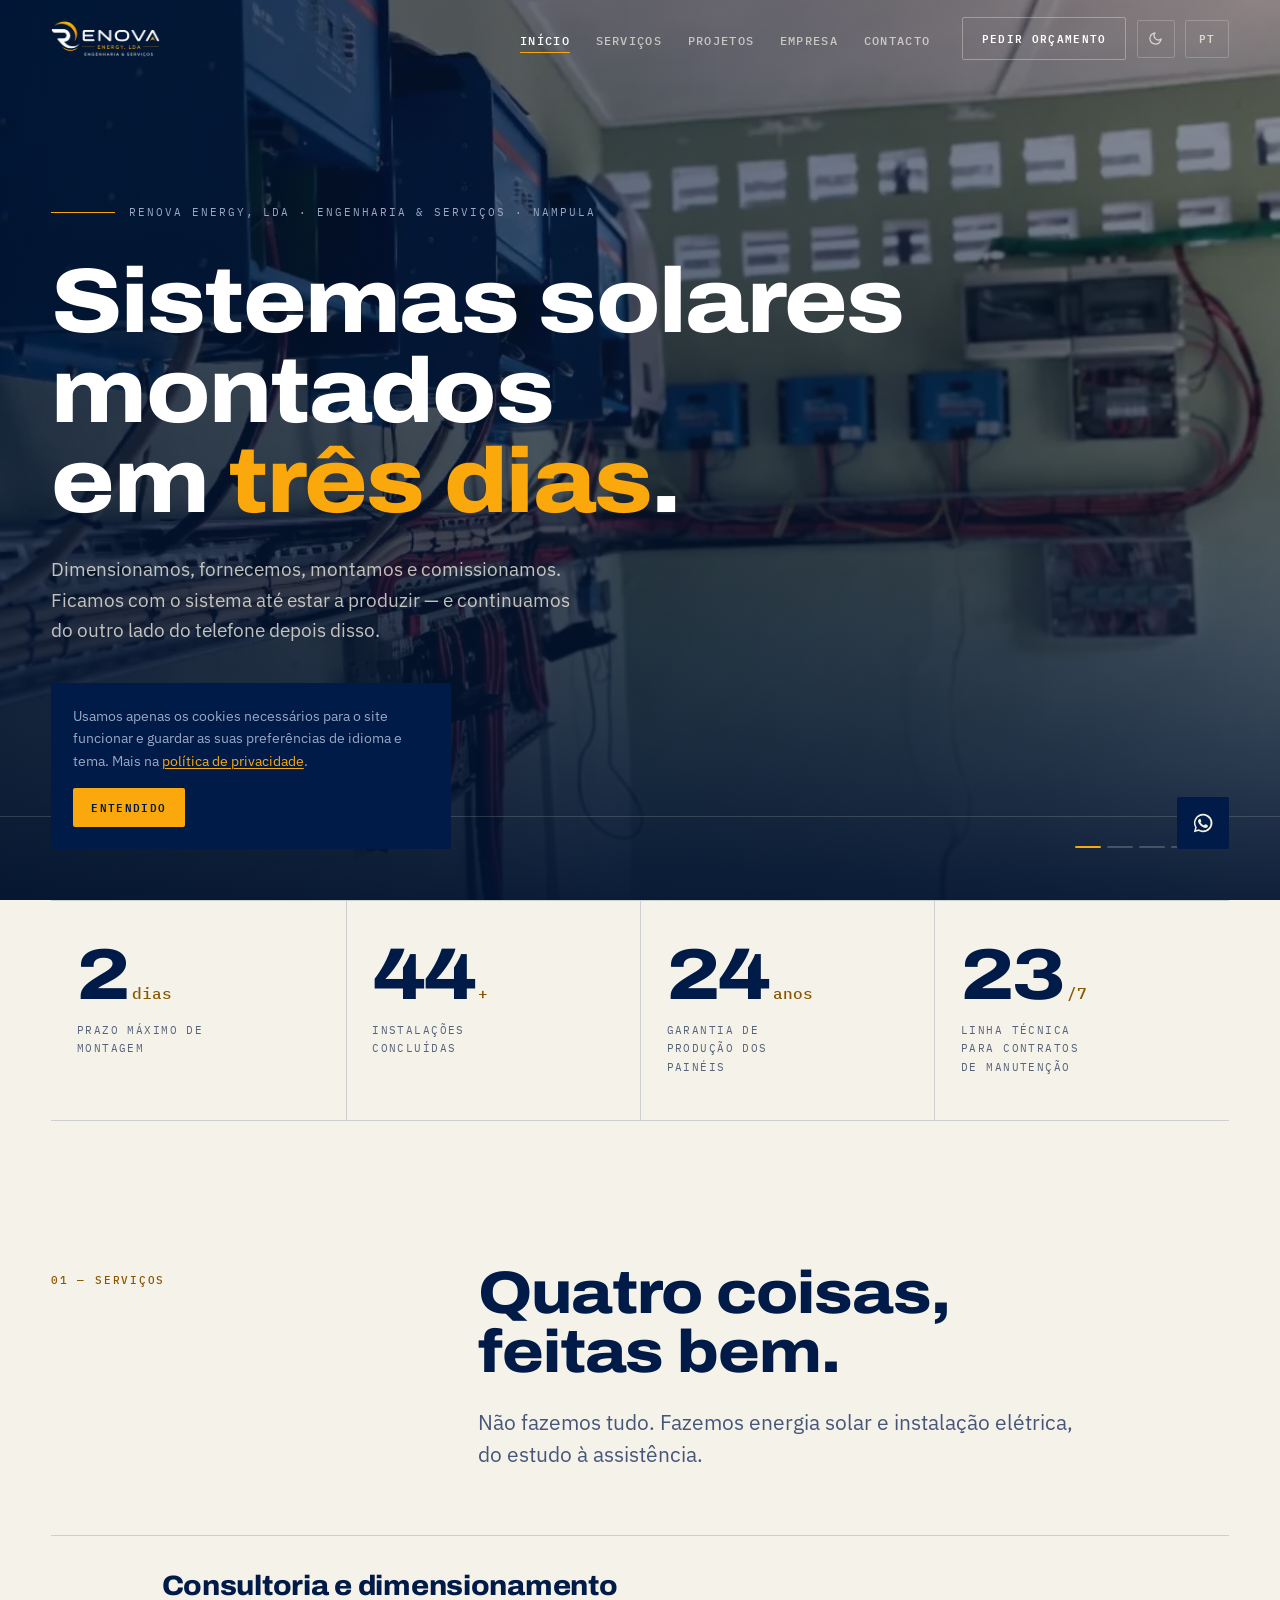
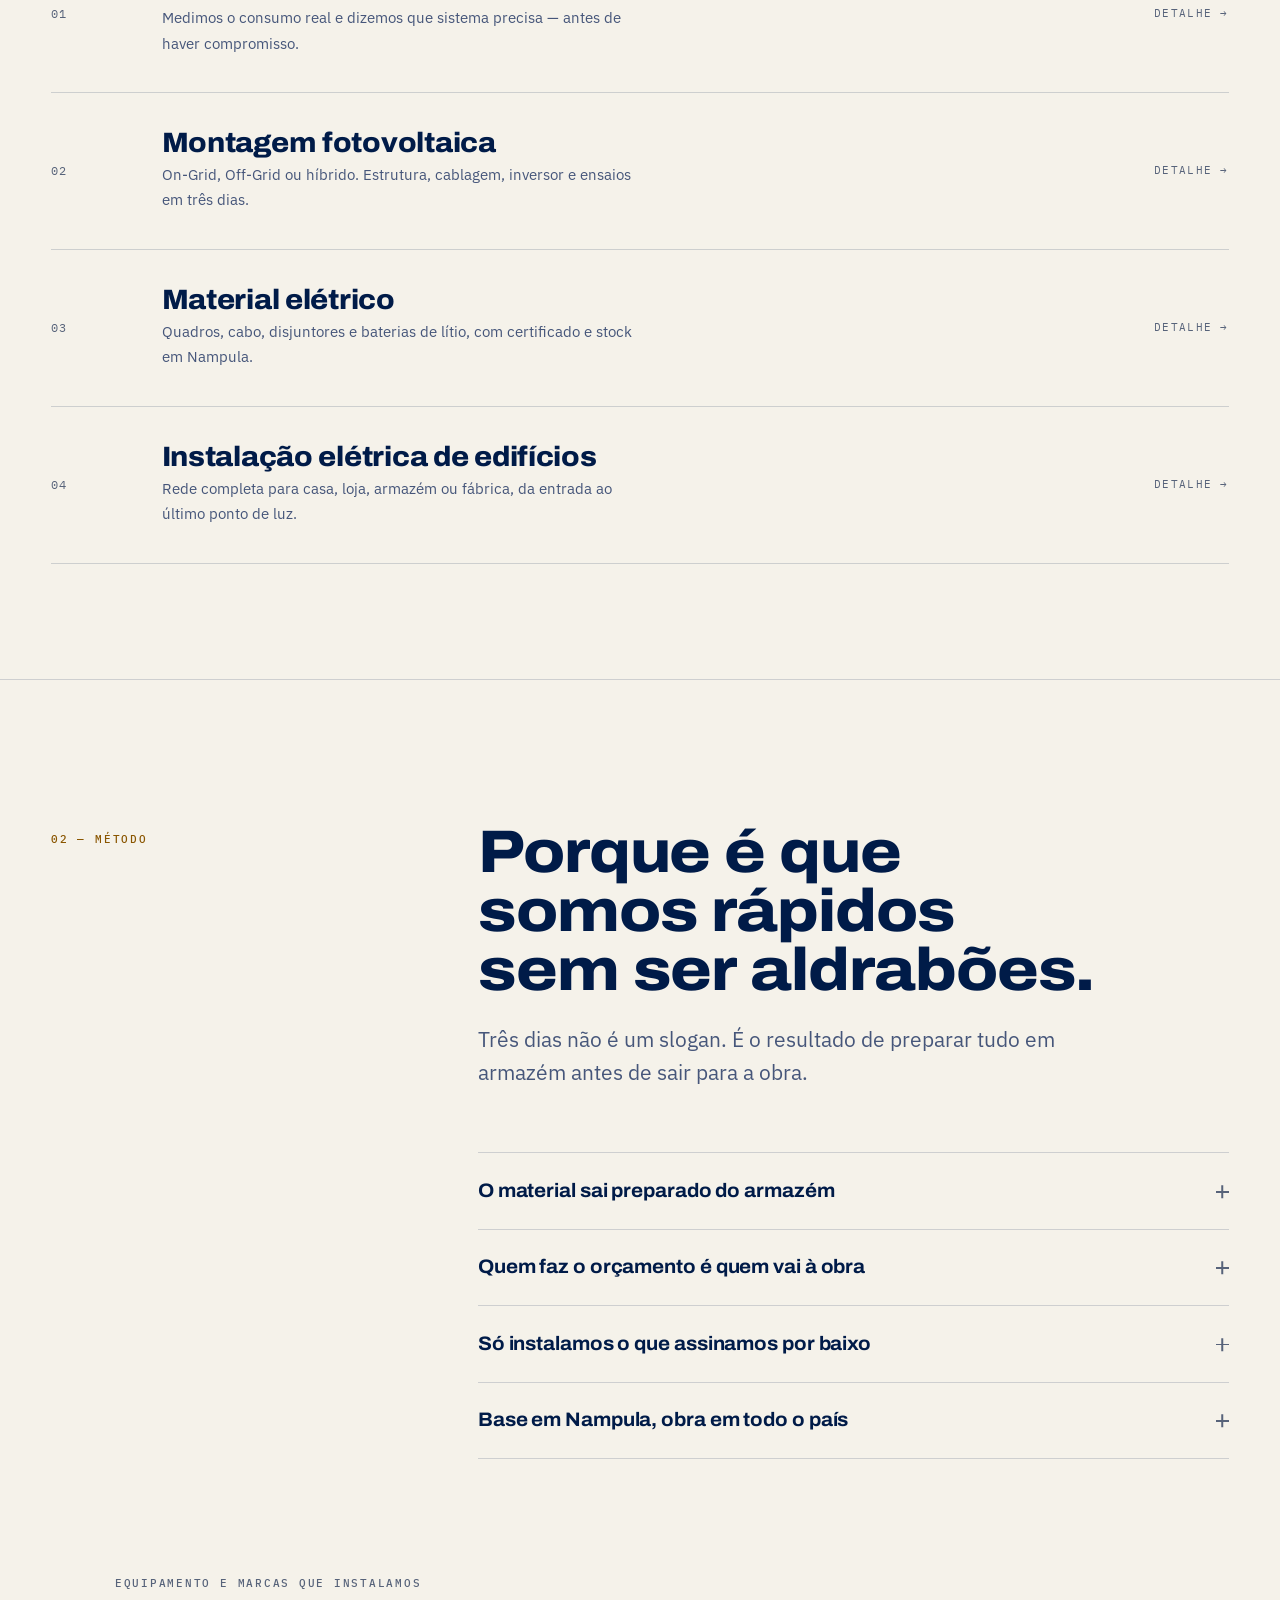
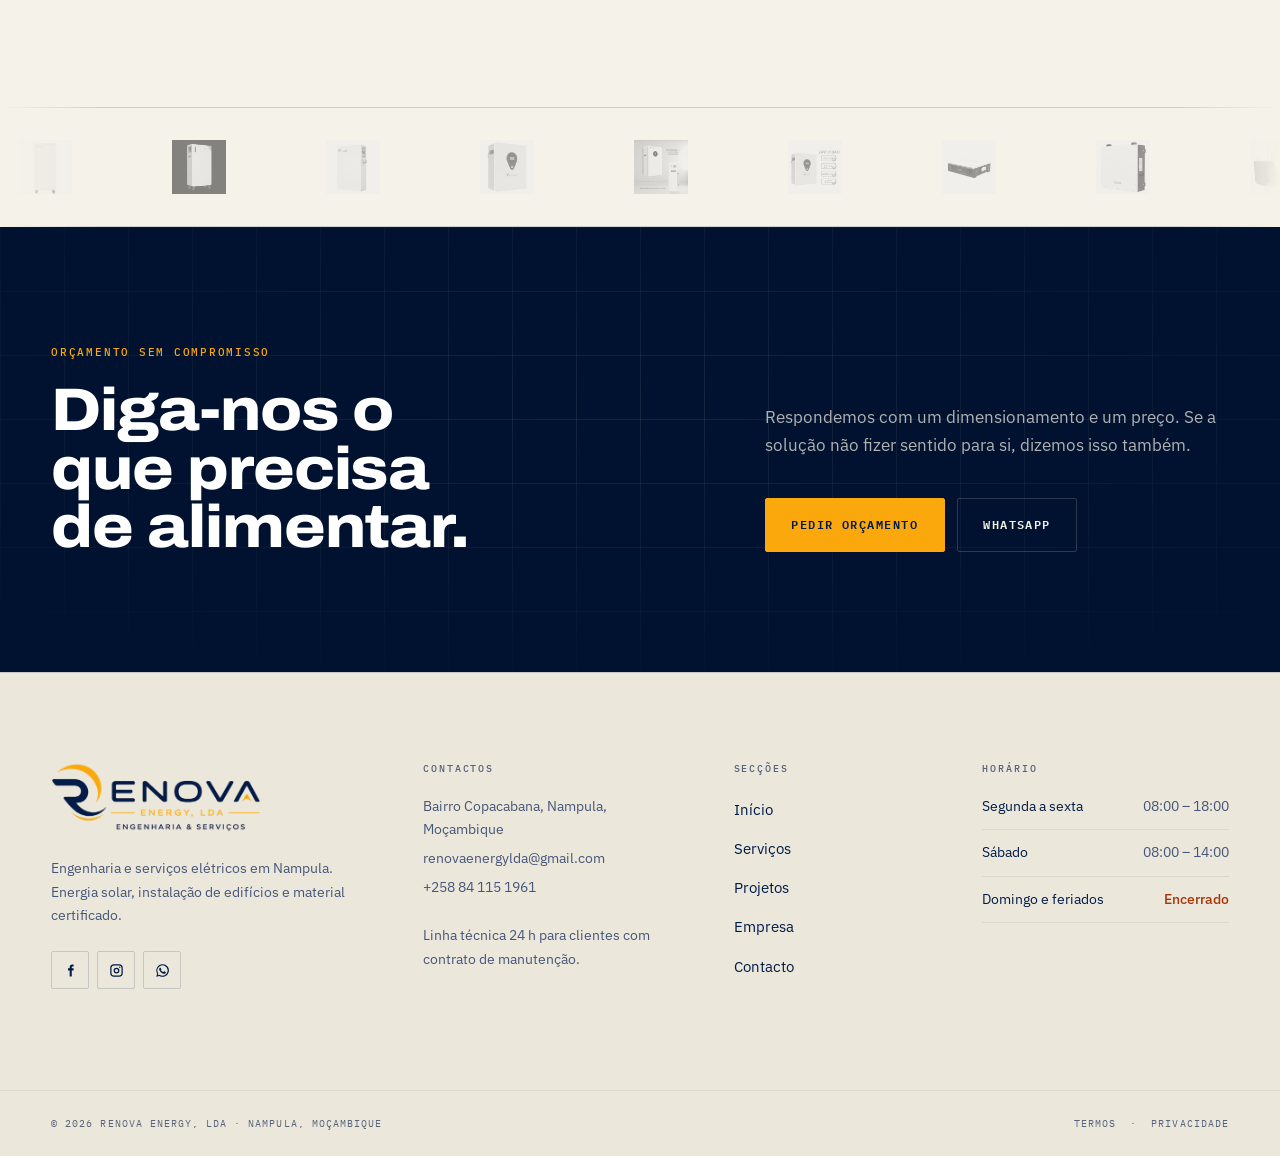
<file: index.html>
<!DOCTYPE html>
<html lang="pt-PT">
<head>
    <meta charset="UTF-8">
    <meta name="viewport" content="width=device-width, initial-scale=1.0">
    <title>Renova Energy, Lda — Energia solar e instalações elétricas em Nampula</title>
    <meta name="description" content="Engenharia e serviços elétricos com base em Nampula. Dimensionamento, fornecimento, montagem e comissionamento de sistemas fotovoltaicos em três dias. Cobertura no Norte, Centro e Sul de Moçambique.">
    <meta name="keywords" content="painéis solares Nampula, energia solar Moçambique, sistemas fotovoltaicos, instalação elétrica Nampula, material elétrico, Renova Energy Lda">
    <meta name="author" content="Renova Energy, Lda">
    <meta name="robots" content="index, follow">
    <link rel="canonical" href="https://renovaenergylda.co.mz/">
    <meta name="theme-color" content="#001b48">

    <link rel="preconnect" href="https://fonts.googleapis.com">
    <link rel="preconnect" href="https://fonts.gstatic.com" crossorigin>
    <link href="https://fonts.googleapis.com/css2?family=Archivo:wdth,wght@62..125,400..900&family=IBM+Plex+Mono:wght@400;500&family=IBM+Plex+Sans:wght@400;500;600&display=swap" rel="stylesheet">

    <link rel="preload" as="image" href="imagens/nova-imagem-1.webp" type="image/webp" fetchpriority="high">
    <link rel="icon" href="logotipo/favicon.ico" sizes="32x32">
    <link rel="icon" type="image/svg+xml" href="logotipo/favicon.svg">
    <link rel="apple-touch-icon" href="logotipo/apple-touch-icon.png">
    <link rel="manifest" href="site.webmanifest">
    <link rel="stylesheet" href="css/style.css?v=15">
    <script src="js/translations.js?v=15"></script>

    <meta property="og:title" content="Renova Energy, Lda — Sistemas solares montados em três dias">
    <meta property="og:description" content="Engenharia e serviços elétricos em Nampula. Dimensionamento, fornecimento, montagem e comissionamento de sistemas fotovoltaicos. Peça um orçamento.">
    <meta property="og:image" content="https://renovaenergylda.co.mz/imagens/og-cover.jpg">
    <meta property="og:image:secure_url" content="https://renovaenergylda.co.mz/imagens/og-cover.jpg">
    <meta property="og:image:type" content="image/jpeg">
    <meta property="og:image:width" content="1200">
    <meta property="og:image:height" content="630">
    <meta property="og:image:alt" content="Montagem de painéis solares pela Renova Energy em Nampula">
    <meta property="og:url" content="https://renovaenergylda.co.mz">
    <meta property="og:type" content="website">
    <meta property="og:site_name" content="Renova Energy">
    <meta property="og:locale" content="pt_MZ">
    <meta name="twitter:card" content="summary_large_image">
    <meta name="twitter:title" content="Renova Energy, Lda — Sistemas solares montados em três dias">
    <meta name="twitter:description" content="Engenharia e serviços elétricos em Nampula. Dimensionamento, fornecimento, montagem e comissionamento. Peça um orçamento.">
    <meta name="twitter:image" content="https://renovaenergylda.co.mz/imagens/og-cover.jpg">

    <script type="application/ld+json">
    {
      "@context": "https://schema.org",
      "@graph": [
        {
          "@type": "ElectricalContractor",
          "@id": "https://renovaenergylda.co.mz/#business",
          "name": "Renova Energy, Lda",
          "description": "Engenharia e serviços elétricos: dimensionamento, fornecimento, montagem e comissionamento de sistemas fotovoltaicos e instalações elétricas.",
          "image": "https://renovaenergylda.co.mz/imagens/og-cover.jpg",
          "logo": "https://renovaenergylda.co.mz/logotipo/logo.svg",
          "url": "https://renovaenergylda.co.mz",
          "telephone": "+258841151961",
          "email": "renovaenergylda@gmail.com",
          "foundingDate": "2024",
          "priceRange": "$$",
          "address": {
            "@type": "PostalAddress",
            "streetAddress": "Bairro Copacabana",
            "addressLocality": "Nampula",
            "addressRegion": "Nampula",
            "addressCountry": "MZ"
          },
          "geo": { "@type": "GeoCoordinates", "latitude": -15.1119, "longitude": 39.2487 },
          "areaServed": [
            { "@type": "State", "name": "Nampula" },
            { "@type": "State", "name": "Cabo Delgado" },
            { "@type": "State", "name": "Niassa" },
            { "@type": "State", "name": "Zambézia" },
            { "@type": "State", "name": "Sofala" },
            { "@type": "State", "name": "Maputo" }
          ],
          "openingHoursSpecification": [
            { "@type": "OpeningHoursSpecification", "dayOfWeek": ["Monday","Tuesday","Wednesday","Thursday","Friday"], "opens": "08:00", "closes": "18:00" },
            { "@type": "OpeningHoursSpecification", "dayOfWeek": "Saturday", "opens": "08:00", "closes": "14:00" }
          ],
          "hasOfferCatalog": {
            "@type": "OfferCatalog",
            "name": "Serviços",
            "itemListElement": [
              { "@type": "Offer", "itemOffered": { "@type": "Service", "name": "Consultoria e dimensionamento energético" } },
              { "@type": "Offer", "itemOffered": { "@type": "Service", "name": "Montagem de sistemas fotovoltaicos" } },
              { "@type": "Offer", "itemOffered": { "@type": "Service", "name": "Fornecimento de material elétrico" } },
              { "@type": "Offer", "itemOffered": { "@type": "Service", "name": "Instalação elétrica de edifícios" } }
            ]
          },
          "sameAs": [
            "https://www.facebook.com/RenovaEnergyLda",
            "https://www.instagram.com/renovaenergylda"
          ]
        },
        {
          "@type": "FAQPage",
          "@id": "https://renovaenergylda.co.mz/#faq",
          "mainEntity": [
            { "@type": "Question", "name": "Quanto tempo demora a instalação?",
              "acceptedAnswer": { "@type": "Answer", "text": "Um sistema residencial padrão fica montado e comissionado em dois a três dias, incluindo estrutura, cablagem e ensaios." } },
            { "@type": "Question", "name": "A energia solar funciona em dias nublados?",
              "acceptedAnswer": { "@type": "Answer", "text": "Sim. Os painéis produzem com luz difusa, embora com rendimento inferior. O dimensionamento já conta com esses dias." } },
            { "@type": "Question", "name": "Preciso mesmo de baterias?",
              "acceptedAnswer": { "@type": "Answer", "text": "Não. Se o objetivo for apenas reduzir a fatura da EDM, um sistema On-Grid sem baterias resolve e custa bastante menos." } },
            { "@type": "Question", "name": "Que garantias dão?",
              "acceptedAnswer": { "@type": "Answer", "text": "Vinte e cinco anos de garantia de produção nos painéis e cinco a dez anos nos inversores e baterias, conforme a marca." } }
          ]
        }
      ]
    }
    </script>
</head>
<body class="loading home-active">

<!-- ==========================================================================
     Ecrã de arranque
     ========================================================================== -->
<div id="loading-screen">
    <div class="loader-content">
        <img src="logotipo/logo-footer.svg" alt="Renova Energy" class="loader-logo">
        <div class="loader-bar"></div>
        <span class="loader-note" data-i18n="loader_note">Nampula, Moçambique</span>
    </div>
</div>

<!-- ==========================================================================
     Cabeçalho
     ========================================================================== -->
<header id="header">
    <div class="header-inner">
        <a href="#home" class="logo-link" data-nav="home" aria-label="Renova Energy — início">
            <img src="logotipo/logo.svg" alt="Renova Energy, Lda" class="logo logo-light">
            <img src="logotipo/logo-footer.svg" alt="Renova Energy, Lda" class="logo logo-dark">
        </a>

        <button class="mobile-menu-btn mobile-only" id="mobile-menu-btn" aria-label="Abrir menu" aria-expanded="false" aria-controls="main-nav">
            <span class="burger" aria-hidden="true"></span>
        </button>

        <nav id="main-nav" aria-label="Navegação principal">
            <ul class="nav-links">
                <li><a href="#home" class="nav-link active" data-nav="home" data-i18n="nav_home">Início</a></li>
                <li><a href="#servicos" class="nav-link" data-nav="servicos" data-i18n="nav_services">Serviços</a></li>
                <li><a href="#projetos" class="nav-link" data-nav="projetos" data-i18n="nav_projects">Projetos</a></li>
                <li><a href="#empresa" class="nav-link" data-nav="empresa" data-i18n="nav_company">Empresa</a></li>
                <li><a href="#agendamento" class="nav-link" data-nav="agendamento" data-i18n="nav_contact">Contacto</a></li>
            </ul>
            <div class="nav-actions">
                <a href="#agendamento" class="btn btn-nav-quote" data-nav="agendamento"><span data-i18n="nav_quote">Pedir orçamento</span></a>
                <button id="theme-toggle" class="icon-btn" data-i18n-title="tooltip_theme" title="Alternar modo escuro" aria-label="Alternar modo escuro">
                    <svg class="ico-moon" width="15" height="15" viewBox="0 0 24 24" fill="none" stroke="currentColor" stroke-width="2" stroke-linecap="round" stroke-linejoin="round" aria-hidden="true"><path d="M21 12.79A9 9 0 1 1 11.21 3 7 7 0 0 0 21 12.79z"/></svg>
                    <svg class="ico-sun" width="15" height="15" viewBox="0 0 24 24" fill="none" stroke="currentColor" stroke-width="2" stroke-linecap="round" stroke-linejoin="round" aria-hidden="true"><circle cx="12" cy="12" r="4"/><path d="M12 2v2M12 20v2M4.9 4.9l1.4 1.4M17.7 17.7l1.4 1.4M2 12h2M20 12h2M4.9 19.1l1.4-1.4M17.7 6.3l1.4-1.4"/></svg>
                </button>
                <button class="lang-btn" data-lang-toggle data-i18n-title="tooltip_lang" title="Mudar idioma" aria-label="Mudar idioma">
                    <span class="lang-btn-label">PT</span>
                </button>
            </div>
        </nav>
    </div>
</header>

<main id="main-content">

    <!-- ======================================================================
         01 — INÍCIO
         ====================================================================== -->
    <section id="home" class="spa-section active">

        <div class="hero">
            <div class="hero-slider" id="hero-slider" aria-hidden="true">
                <div class="slider-item active" style="background-image: url('imagens/nova-imagem-1.jpg'); background-image: image-set(url('imagens/nova-imagem-1.webp') type('image/webp'), url('imagens/nova-imagem-1.jpg') type('image/jpeg'));"></div>
                <div class="slider-item" style="background-image: url('imagens/nova-imagem-2.jpg'); background-image: image-set(url('imagens/nova-imagem-2.webp') type('image/webp'), url('imagens/nova-imagem-2.jpg') type('image/jpeg'));"></div>
                <div class="slider-item" style="background-image: url('imagens/01-image.jpg'); background-image: image-set(url('imagens/01-image.webp') type('image/webp'), url('imagens/01-image.jpg') type('image/jpeg'));"></div>
                <div class="slider-item" style="background-image: url('imagens/image-17.jpg'); background-image: image-set(url('imagens/image-17.webp') type('image/webp'), url('imagens/image-17.jpg') type('image/jpeg'));"></div>
                <div class="slider-item" style="background-image: url('imagens/image-16.jpg'); background-image: image-set(url('imagens/image-16.webp') type('image/webp'), url('imagens/image-16.jpg') type('image/jpeg'));"></div>
            </div>

            <div class="hero-content">
                <span class="hero-eyebrow" data-i18n="hero_eyebrow">Renova Energy, Lda &middot; Engenharia &amp; Serviços &middot; Nampula</span>
                <h1 data-i18n="hero_title">Sistemas solares montados em <em>três dias</em>.</h1>
                <p class="hero-lead" data-i18n="hero_lead">Dimensionamos, fornecemos, montamos e comissionamos. Ficamos com o sistema até estar a produzir — e continuamos do outro lado do telefone depois disso.</p>
                <div class="btn-row">
                    <a href="#agendamento" class="btn btn--sun" data-nav="agendamento"><span data-i18n="hero_btn_quote">Pedir orçamento</span></a>
                    <a href="#servicos" class="btn btn--on-ink" data-nav="servicos"><span data-i18n="hero_btn_services">Ver serviços</span></a>
                </div>
            </div>

            <div class="hero-rail">
                <p class="hero-caption">
                    <b id="hero-shot-n">01/05</b>
                    <span id="hero-shot-cap" data-i18n="shot_1">Montagem de estrutura em cobertura industrial &mdash; Nampula</span>
                </p>
                <div class="hero-ticks" id="hero-ticks" aria-hidden="true"></div>
            </div>
        </div>

        <!-- Ficha técnica -->
        <div class="wrap">
            <div class="spec" data-reveal>
                <div class="stat-item">
                    <div class="stat-number-row"><span class="stat-number" data-target="3">0</span><span class="stat-suffix" data-i18n="unit_days">dias</span></div>
                    <span class="stat-label" data-i18n="spec_1">Prazo máximo de montagem</span>
                </div>
                <div class="stat-item">
                    <div class="stat-number-row"><span class="stat-number" data-stat="instalacoes" data-target="45">0</span><span class="stat-suffix">+</span></div>
                    <span class="stat-label" data-i18n="spec_2">Instalações concluídas</span>
                </div>
                <div class="stat-item">
                    <div class="stat-number-row"><span class="stat-number" data-target="25">0</span><span class="stat-suffix" data-i18n="unit_years">anos</span></div>
                    <span class="stat-label" data-i18n="spec_3">Garantia de produção dos painéis</span>
                </div>
                <div class="stat-item">
                    <div class="stat-number-row"><span class="stat-number" data-target="24">0</span><span class="stat-suffix">/7</span></div>
                    <span class="stat-label" data-i18n="spec_4">Linha técnica para contratos de manutenção</span>
                </div>
            </div>
        </div>

        <!-- Índice de serviços -->
        <div class="wrap band">
            <div class="sec-head mb-5">
                <div class="sec-head__meta">
                    <span class="idx">01 &mdash; <span data-i18n="idx_services">Serviços</span></span>
                </div>
                <div class="sec-head__body" data-reveal>
                    <h2 data-i18n="home_srv_title">Quatro coisas, feitas bem.</h2>
                    <p class="lead mt-3" data-i18n="home_srv_lead">Não fazemos tudo. Fazemos energia solar e instalação elétrica, do estudo à assistência.</p>
                </div>
            </div>

            <div class="index-list">
                <a href="#servicos" class="index-row" data-service="srv-consultoria" data-reveal>
                    <span class="index-row__n">01</span>
                    <span>
                        <h3 data-i18n="srv_1_title">Consultoria e dimensionamento</h3>
                        <p data-i18n="srv_1_short">Medimos o consumo real e dizemos que sistema precisa — antes de haver compromisso.</p>
                    </span>
                    <span class="index-row__go"><span data-i18n="cta_detail">Detalhe</span> &rarr;</span>
                    <span class="index-row__peek" style="background-image: url('imagens/image-19.jpg'); background-image: image-set(url('imagens/image-19.webp') type('image/webp'), url('imagens/image-19.jpg') type('image/jpeg'));" aria-hidden="true"></span>
                </a>
                <a href="#servicos" class="index-row" data-service="srv-montagem" data-reveal style="--d:60ms">
                    <span class="index-row__n">02</span>
                    <span>
                        <h3 data-i18n="srv_2_title">Montagem fotovoltaica</h3>
                        <p data-i18n="srv_2_short">On-Grid, Off-Grid ou híbrido. Estrutura, cablagem, inversor e ensaios em três dias.</p>
                    </span>
                    <span class="index-row__go"><span data-i18n="cta_detail">Detalhe</span> &rarr;</span>
                    <span class="index-row__peek" style="background-image: url('imagens/image-16.jpg'); background-image: image-set(url('imagens/image-16.webp') type('image/webp'), url('imagens/image-16.jpg') type('image/jpeg'));" aria-hidden="true"></span>
                </a>
                <a href="#servicos" class="index-row" data-service="srv-material" data-reveal style="--d:120ms">
                    <span class="index-row__n">03</span>
                    <span>
                        <h3 data-i18n="srv_3_title">Material elétrico</h3>
                        <p data-i18n="srv_3_short">Quadros, cabo, disjuntores e baterias de lítio, com certificado e stock em Nampula.</p>
                    </span>
                    <span class="index-row__go"><span data-i18n="cta_detail">Detalhe</span> &rarr;</span>
                    <span class="index-row__peek" style="background-image: url('imagens/image-26.jpg'); background-image: image-set(url('imagens/image-26.webp') type('image/webp'), url('imagens/image-26.jpg') type('image/jpeg'));" aria-hidden="true"></span>
                </a>
                <a href="#servicos" class="index-row" data-service="srv-edificios" data-reveal style="--d:180ms">
                    <span class="index-row__n">04</span>
                    <span>
                        <h3 data-i18n="srv_4_title">Instalação elétrica de edifícios</h3>
                        <p data-i18n="srv_4_short">Rede completa para casa, loja, armazém ou fábrica, da entrada ao último ponto de luz.</p>
                    </span>
                    <span class="index-row__go"><span data-i18n="cta_detail">Detalhe</span> &rarr;</span>
                    <span class="index-row__peek" style="background-image: url('imagens/image-27.jpg'); background-image: image-set(url('imagens/image-27.webp') type('image/webp'), url('imagens/image-27.jpg') type('image/jpeg'));" aria-hidden="true"></span>
                </a>
            </div>
        </div>

        <!-- Porquê a Renova -->
        <div class="wrap band rule-top">
            <div class="sec-head">
                <div class="sec-head__meta">
                    <span class="idx">02 &mdash; <span data-i18n="idx_why">Método</span></span>
                    <div class="about-media mt-4" data-reveal="mask">
                        <picture><source srcset="imagens/image-17.webp" type="image/webp"><img src="imagens/image-17.jpg" width="1168" height="880" alt="Equipa da Renova Energy a montar estrutura fotovoltaica numa cobertura" loading="lazy"></picture>
                        <div class="plate"><b>72h</b><span data-i18n="plate_why">Do parafuso ao ensaio</span></div>
                    </div>
                </div>
                <div class="sec-head__body" data-reveal>
                    <h2 data-i18n="why_title">Porque é que somos rápidos sem ser aldrabões.</h2>
                    <p class="lead mt-3 mb-5" data-i18n="why_lead">Três dias não é um slogan. É o resultado de preparar tudo em armazém antes de sair para a obra.</p>

                    <div class="accordion">
                        <div class="accordion-item">
                            <button class="accordion-header" aria-expanded="false">
                                <span data-i18n="why_q1">O material sai preparado do armazém</span>
                                <span class="toggle-icon" aria-hidden="true"></span>
                            </button>
                            <div class="accordion-panel"><div><p data-i18n="why_a1">Cabos cortados à medida, quadro montado e inversor configurado antes de a carrinha sair. Na obra só se fixa, liga e ensaia — é por isso que <strong>três dias chegam</strong>, sem cortar etapas.</p></div></div>
                        </div>
                        <div class="accordion-item">
                            <button class="accordion-header" aria-expanded="false">
                                <span data-i18n="why_q2">Quem faz o orçamento é quem vai à obra</span>
                                <span class="toggle-icon" aria-hidden="true"></span>
                            </button>
                            <div class="accordion-panel"><div><p data-i18n="why_a2">Não passamos o cliente de mão em mão. O técnico que mede o consumo é o mesmo que monta e o mesmo que atende quando alguma coisa apitar dali a dois anos.</p></div></div>
                        </div>
                        <div class="accordion-item">
                            <button class="accordion-header" aria-expanded="false">
                                <span data-i18n="why_q3">Só instalamos o que assinamos por baixo</span>
                                <span class="toggle-icon" aria-hidden="true"></span>
                            </button>
                            <div class="accordion-panel"><div><p data-i18n="why_a3">Painéis com <strong>25 anos de garantia de produção</strong>, inversores de onda sinusoidal pura e baterias LiFePO4. Se uma marca não nos convence, não entra na proposta — mesmo que fosse mais barata.</p></div></div>
                        </div>
                        <div class="accordion-item">
                            <button class="accordion-header" aria-expanded="false">
                                <span data-i18n="why_q4">Base em Nampula, obra em todo o país</span>
                                <span class="toggle-icon" aria-hidden="true"></span>
                            </button>
                            <div class="accordion-panel"><div><p data-i18n="why_a4">A sede e o armazém estão em Nampula, o que torna o Norte barato de servir. Já executámos em Niassa, Cabo Delgado, Zambézia, Tete, Sofala, Manica, Inhambane, Gaza e Maputo.</p></div></div>
                        </div>
                    </div>
                </div>
            </div>
        </div>

        <!-- Equipamento -->
        <div class="wrap band-b">
            <p class="eyebrow center mb-4" data-i18n="partners_eyebrow">Equipamento e marcas que instalamos</p>
        </div>
        <div class="marquee">
            <div class="partners-track" id="partners-track"></div>
        </div>

        <!-- Chamada final -->
        <div class="ink-block band">
            <div class="wrap">
                <div class="cta-final">
                    <div data-reveal>
                        <span class="eyebrow" style="color: var(--sun);" data-i18n="cta_eyebrow">Orçamento sem compromisso</span>
                        <h2 data-i18n="cta_title">Diga-nos o que precisa de alimentar.</h2>
                    </div>
                    <div class="cta-final__side" data-reveal style="--d:100ms">
                        <p data-i18n="cta_desc">Respondemos com um dimensionamento e um preço. Se a solução não fizer sentido para si, dizemos isso também.</p>
                        <div class="btn-row">
                            <a href="#agendamento" class="btn btn--sun" data-nav="agendamento"><span data-i18n="cta_btn1">Pedir orçamento</span></a>
                            <a href="https://wa.me/258841151961?text=Ol%C3%A1%21%20Gostaria%20de%20saber%20mais%20sobre%20os%20vossos%20servi%C3%A7os." target="_blank" rel="noopener noreferrer" class="btn btn--on-ink"><span data-i18n="cta_btn2">WhatsApp</span></a>
                        </div>
                    </div>
                </div>
            </div>
        </div>
    </section>

    <!-- ======================================================================
         02 — SERVIÇOS
         ====================================================================== -->
    <section id="servicos" class="spa-section">
        <div class="wrap band-b">
            <div class="sec-head mb-5">
                <div class="sec-head__meta">
                    <span class="idx">02 &mdash; <span data-i18n="idx_services">Serviços</span></span>
                </div>
                <div class="sec-head__body" data-reveal>
                    <h2 data-i18n="srv_title">O que fazemos, ao detalhe.</h2>
                    <p class="lead mt-3" data-i18n="srv_lead">Quatro serviços que se completam. A maior parte dos clientes começa por um e acaba por precisar de dois.</p>
                </div>
            </div>
        </div>

        <div class="wrap">
            <div class="svc-list">

                <article id="srv-consultoria" class="expandable-service-card">
                    <div class="service-head" role="button" tabindex="0">
                        <span class="svc-n">01</span>
                        <span class="svc-thumb" style="background-image: url('imagens/image-19.jpg'); background-image: image-set(url('imagens/image-19.webp') type('image/webp'), url('imagens/image-19.jpg') type('image/jpeg'));" aria-hidden="true"></span>
                        <span>
                            <h3 data-i18n="srv_1_title">Consultoria e dimensionamento</h3>
                            <span class="svc-kicker" data-i18n="srv_1_kicker">Estudo de consumo &middot; autonomia &middot; retorno</span>
                        </span>
                        <span class="s-toggle-btn" aria-hidden="true"></span>
                    </div>
                    <div class="service-body">
                        <div class="service-body-content">
                            <span class="svc-spacer" aria-hidden="true"></span>
                            <div>
                                <p data-i18n="srv_1_body">Antes de propor equipamento, percebemos o que a instalação consome e quando. Medimos a carga, olhamos para as faturas da EDM e para a rotina de quem lá trabalha. Só depois é que há proposta — e às vezes a conclusão é que o problema se resolve com eficiência, não com painéis.</p>
                                <ul class="svc-points">
                                    <li data-i18n="srv_1_p1">Levantamento de cargas e perfil de consumo</li>
                                    <li data-i18n="srv_1_p2">Cálculo de autonomia e banco de baterias</li>
                                    <li data-i18n="srv_1_p3">Estimativa de poupança e prazo de retorno</li>
                                </ul>
                                <a href="#agendamento" class="btn btn--ghost" data-nav="agendamento"><span data-i18n="srv_btn">Pedir orçamento</span></a>
                            </div>
                            <div class="svc-detail-media" style="background-image: url('imagens/image-19.jpg'); background-image: image-set(url('imagens/image-19.webp') type('image/webp'), url('imagens/image-19.jpg') type('image/jpeg'));" role="img" aria-label="Técnico da Renova Energy a fazer levantamento elétrico"></div>
                        </div>
                    </div>
                </article>

                <article id="srv-montagem" class="expandable-service-card">
                    <div class="service-head" role="button" tabindex="0">
                        <span class="svc-n">02</span>
                        <span class="svc-thumb" style="background-image: url('imagens/image-16.jpg'); background-image: image-set(url('imagens/image-16.webp') type('image/webp'), url('imagens/image-16.jpg') type('image/jpeg'));" aria-hidden="true"></span>
                        <span>
                            <h3 data-i18n="srv_2_title">Montagem fotovoltaica</h3>
                            <span class="svc-kicker" data-i18n="srv_2_kicker">On-Grid &middot; Off-Grid &middot; Híbrido</span>
                        </span>
                        <span class="s-toggle-btn" aria-hidden="true"></span>
                    </div>
                    <div class="service-body">
                        <div class="service-body-content">
                            <span class="svc-spacer" aria-hidden="true"></span>
                            <div>
                                <p data-i18n="srv_2_body">Montamos os três tipos de sistema. O que muda é o objetivo: baixar a fatura, ter energia onde a rede não chega, ou aguentar os cortes sem parar a produção. Em qualquer dos casos, o sistema é entregue ensaiado, com o quadro identificado e o cliente ensinado a lê-lo.</p>
                                <ul class="svc-points">
                                    <li data-i18n="srv_2_p1">Estrutura em alumínio e inox, calculada para vento</li>
                                    <li data-i18n="srv_2_p2">Inversores de onda sinusoidal pura</li>
                                    <li data-i18n="srv_2_p3">Comissionamento com relatório de ensaios</li>
                                </ul>
                                <a href="#agendamento" class="btn btn--ghost" data-nav="agendamento"><span data-i18n="srv_btn">Pedir orçamento</span></a>
                            </div>
                            <div class="svc-detail-media" style="background-image: url('imagens/image-16.jpg'); background-image: image-set(url('imagens/image-16.webp') type('image/webp'), url('imagens/image-16.jpg') type('image/jpeg'));" role="img" aria-label="Painéis solares instalados pela Renova Energy"></div>
                        </div>
                    </div>
                </article>

                <article id="srv-material" class="expandable-service-card">
                    <div class="service-head" role="button" tabindex="0">
                        <span class="svc-n">03</span>
                        <span class="svc-thumb" style="background-image: url('imagens/image-26.jpg'); background-image: image-set(url('imagens/image-26.webp') type('image/webp'), url('imagens/image-26.jpg') type('image/jpeg'));" aria-hidden="true"></span>
                        <span>
                            <h3 data-i18n="srv_3_title">Material elétrico</h3>
                            <span class="svc-kicker" data-i18n="srv_3_kicker">Venda avulsa &middot; stock em Nampula</span>
                        </span>
                        <span class="s-toggle-btn" aria-hidden="true"></span>
                    </div>
                    <div class="service-body">
                        <div class="service-body-content">
                            <span class="svc-spacer" aria-hidden="true"></span>
                            <div>
                                <p data-i18n="srv_3_body">Vendemos o mesmo material que usamos nas nossas obras, também a quem só quer comprar. Tudo com certificado e referência — sem cabo de secção duvidosa nem disjuntor sem marca, que é o que costuma dar problema seis meses depois.</p>
                                <ul class="svc-points">
                                    <li data-i18n="srv_3_p1">Quadros, disjuntores e diferenciais</li>
                                    <li data-i18n="srv_3_p2">Cabo de cobre com secção certificada</li>
                                    <li data-i18n="srv_3_p3">Baterias LiFePO4 e acessórios de montagem</li>
                                </ul>
                                <a href="#agendamento" class="btn btn--ghost" data-nav="agendamento"><span data-i18n="srv_btn">Pedir orçamento</span></a>
                            </div>
                            <div class="svc-detail-media" style="background-image: url('imagens/image-26.jpg'); background-image: image-set(url('imagens/image-26.webp') type('image/webp'), url('imagens/image-26.jpg') type('image/jpeg'));" role="img" aria-label="Material elétrico certificado em stock"></div>
                        </div>
                    </div>
                </article>

                <article id="srv-edificios" class="expandable-service-card">
                    <div class="service-head" role="button" tabindex="0">
                        <span class="svc-n">04</span>
                        <span class="svc-thumb" style="background-image: url('imagens/image-27.jpg'); background-image: image-set(url('imagens/image-27.webp') type('image/webp'), url('imagens/image-27.jpg') type('image/jpeg'));" aria-hidden="true"></span>
                        <span>
                            <h3 data-i18n="srv_4_title">Instalação elétrica de edifícios</h3>
                            <span class="svc-kicker" data-i18n="srv_4_kicker">Residencial &middot; comercial &middot; industrial</span>
                        </span>
                        <span class="s-toggle-btn" aria-hidden="true"></span>
                    </div>
                    <div class="service-body">
                        <div class="service-body-content">
                            <span class="svc-spacer" aria-hidden="true"></span>
                            <div>
                                <p data-i18n="srv_4_body">Rede elétrica completa, da entrada ao último ponto de luz: traçado, tubagem, cablagem, quadros e ensaios. Trabalhamos com a obra a decorrer e deixamos o esquema do quadro em papel, dentro da porta — para o próximo eletricista perceber o que está lá.</p>
                                <ul class="svc-points">
                                    <li data-i18n="srv_4_p1">Traçado, tubagem e cablagem</li>
                                    <li data-i18n="srv_4_p2">Quadros identificados e esquema entregue</li>
                                    <li data-i18n="srv_4_p3">Ensaio de terra e de proteções diferenciais</li>
                                </ul>
                                <a href="#agendamento" class="btn btn--ghost" data-nav="agendamento"><span data-i18n="srv_btn">Pedir orçamento</span></a>
                            </div>
                            <div class="svc-detail-media" style="background-image: url('imagens/image-27.jpg'); background-image: image-set(url('imagens/image-27.webp') type('image/webp'), url('imagens/image-27.jpg') type('image/jpeg'));" role="img" aria-label="Instalação elétrica de edifício"></div>
                        </div>
                    </div>
                </article>

            </div>
        </div>

        <div class="ink-block band mt-5">
            <div class="wrap">
                <div class="cta-final">
                    <div data-reveal>
                        <span class="eyebrow" style="color: var(--sun);" data-i18n="cta_eyebrow">Orçamento sem compromisso</span>
                        <h2 data-i18n="cta_title">Diga-nos o que precisa de alimentar.</h2>
                    </div>
                    <div class="cta-final__side" data-reveal style="--d:100ms">
                        <p data-i18n="cta_desc">Respondemos com um dimensionamento e um preço. Se a solução não fizer sentido para si, dizemos isso também.</p>
                        <div class="btn-row">
                            <a href="#agendamento" class="btn btn--sun" data-nav="agendamento"><span data-i18n="cta_btn1">Pedir orçamento</span></a>
                        </div>
                    </div>
                </div>
            </div>
        </div>
    </section>

    <!-- ======================================================================
         03 — PROJETOS
         ====================================================================== -->
    <section id="projetos" class="spa-section">
        <div class="wrap band-b">
            <div class="sec-head mb-5">
                <div class="sec-head__meta">
                    <span class="idx">03 &mdash; <span data-i18n="idx_projects">Projetos</span></span>
                </div>
                <div class="sec-head__body" data-reveal>
                    <h2 data-i18n="gal_title">O trabalho, como ele é.</h2>
                    <p class="lead mt-3" data-i18n="gal_lead">Fotografias de obra, não renderizações. Clique para ver em tamanho grande.</p>
                </div>
            </div>

            <div class="gallery-grid">
                <div class="g-item span-col-2" data-reveal>
                    <picture><source srcset="imagens/image-34.webp" type="image/webp"><img src="imagens/image-34.jpg" width="880" height="1168" alt="Equipa técnica da Renova Energy em trabalho de campo" class="g-img" loading="lazy"></picture>
                    <div class="g-overlay" data-i18n="shot_g1">Equipa em obra &mdash; Nampula</div>
                </div>
                <div class="g-item" data-reveal style="--d:60ms">
                    <picture><source srcset="imagens/image-29.webp" type="image/webp"><img src="imagens/image-29.jpg" width="880" height="1168" alt="Inversor e quadro elétrico com proteções" class="g-img" loading="lazy"></picture>
                    <div class="g-overlay" data-i18n="shot_g2">Quadro e inversor comissionados</div>
                </div>
                <div class="g-item" data-reveal style="--d:120ms">
                    <picture><source srcset="imagens/image-17.webp" type="image/webp"><img src="imagens/image-17.jpg" width="1168" height="880" alt="Montagem de estrutura fotovoltaica em telhado" class="g-img" loading="lazy"></picture>
                    <div class="g-overlay" data-i18n="shot_g3">Estrutura em cobertura metálica</div>
                </div>
                <div class="g-item span-col-2" data-reveal style="--d:60ms">
                    <picture><source srcset="imagens/image-17-1.webp" type="image/webp"><img src="imagens/image-17-1.jpg" width="880" height="1168" alt="Vista de sistema solar completo instalado" class="g-img" loading="lazy"></picture>
                    <div class="g-overlay" data-i18n="shot_g4">Campo de painéis concluído</div>
                </div>
                <div class="g-item" data-reveal style="--d:120ms">
                    <picture><source srcset="imagens/image-23-2.webp" type="image/webp"><img src="imagens/image-23-2.jpg" width="672" height="891" alt="Baterias de lítio para armazenamento de energia" class="g-img" loading="lazy"></picture>
                    <div class="g-overlay" data-i18n="shot_g5">Banco de baterias LiFePO4</div>
                </div>
                <div class="g-item" data-reveal style="--d:180ms">
                    <picture><source srcset="imagens/image-13-1.webp" type="image/webp"><img src="imagens/image-13-1.jpg" width="880" height="1168" alt="Cablagem e disjuntores industriais" class="g-img" loading="lazy"></picture>
                    <div class="g-overlay" data-i18n="shot_g6">Cablagem e proteções</div>
                </div>
                <div class="g-item" data-reveal>
                    <picture><source srcset="imagens/nova-imagem-3.webp" type="image/webp"><img src="imagens/nova-imagem-3.jpg" width="880" height="1168" alt="Projeto de energia solar da Renova Energy" class="g-img" loading="lazy"></picture>
                    <div class="g-overlay" data-i18n="shot_g7">Instalação residencial</div>
                </div>
                <div class="g-item span-col-2" data-reveal style="--d:60ms">
                    <picture><source srcset="imagens/nova-imagem-4.webp" type="image/webp"><img src="imagens/nova-imagem-4.jpg" width="1168" height="880" alt="Instalação fotovoltaica concluída pela Renova Energy" class="g-img" loading="lazy"></picture>
                    <div class="g-overlay" data-i18n="shot_g8">Sistema híbrido em funcionamento</div>
                </div>
                <div class="g-item" data-reveal style="--d:120ms">
                    <picture><source srcset="imagens/02-image.webp" type="image/webp"><img src="imagens/02-image.jpg" width="1168" height="880" alt="Infraestrutura e componentes elétricos" class="g-img" loading="lazy"></picture>
                    <div class="g-overlay" data-i18n="shot_g9">Componentes antes da montagem</div>
                </div>
                <div class="g-item" data-reveal style="--d:180ms">
                    <picture><source srcset="imagens/03-image.webp" type="image/webp"><img src="imagens/03-image.jpg" width="880" height="1168" alt="Serviços técnicos e montagem elétrica" class="g-img" loading="lazy"></picture>
                    <div class="g-overlay" data-i18n="shot_g10">Trabalho de montagem elétrica</div>
                </div>
            </div>
        </div>

        <!-- Números -->
        <div class="ink-block band">
            <div class="wrap">
                <div class="sec-head mb-5">
                    <div class="sec-head__meta">
                        <span class="idx" data-i18n="idx_numbers">Em números</span>
                    </div>
                    <div class="sec-head__body" data-reveal>
                        <h2 data-i18n="num_title">Desde 2024, contado a sério.</h2>
                    </div>
                </div>
                <div class="spec spec--ink" id="stats-container" data-reveal>
                    <div class="stat-item">
                        <div class="stat-number-row"><span class="stat-number" data-stat="instalacoes" data-target="45">0</span><span class="stat-suffix">+</span></div>
                        <span class="stat-label" data-i18n="num_1">Instalações concluídas</span>
                    </div>
                    <div class="stat-item">
                        <div class="stat-number-row"><span class="stat-number" data-target="60">0</span><span class="stat-suffix">+</span></div>
                        <span class="stat-label" data-i18n="num_2">Clientes atendidos</span>
                    </div>
                    <div class="stat-item">
                        <div class="stat-number-row"><span class="stat-number" data-target="3">0</span><span class="stat-suffix" data-i18n="unit_zones">zonas</span></div>
                        <span class="stat-label" data-i18n="num_3">Norte, Centro e Sul de Moçambique</span>
                    </div>
                    <div class="stat-item">
                        <div class="stat-number-row"><span class="stat-number" data-target="48">0</span><span class="stat-suffix" data-i18n="unit_hours">horas</span></div>
                        <span class="stat-label" data-i18n="num_4">Montagem mais rápida que fizemos</span>
                    </div>
                </div>
            </div>
        </div>

        <!-- Mapa -->
        <div class="wrap band">
            <div class="sec-head mb-5">
                <div class="sec-head__meta">
                    <span class="idx" data-i18n="idx_areas">Cobertura</span>
                </div>
                <div class="sec-head__body" data-reveal>
                    <h2 data-i18n="areas_title">Onde já pusemos as botas.</h2>
                </div>
            </div>

            <div class="map-grid">
                <div class="map-text-side" data-reveal>
                    <p data-i18n="areas_desc_1">A sede e o armazém estão em <strong>Nampula</strong>. É de lá que sai a equipa, o que torna o Norte rápido e barato de servir — mas já executámos obra de Cabo Delgado a Maputo.</p>
                    <p data-i18n="areas_desc_2">Toque numa província para ver o tipo de trabalho que lá fizemos.</p>

                    <div class="map-info-content" id="map-info-box">
                        <h3 class="map-info-title" id="map-info-title">Nampula &mdash; Sede e armazém</h3>
                        <p class="map-info-desc" id="map-info-desc">Equipa permanente, stock de material e linha técnica para contratos de manutenção.</p>
                    </div>

                    <a href="#agendamento" class="btn" data-nav="agendamento"><span data-i18n="areas_btn">Pedir deslocação</span></a>
                </div>

                <div class="map-container" data-reveal style="--d:120ms">
                    <svg viewBox="0 0 450 650" class="moz-map-svg" role="img" aria-label="Mapa de Moçambique com as províncias onde a Renova Energy trabalhou">
                        <path d="M350,100 L410,130 L380,220 L330,200 L320,150 Z" class="map-province" data-name="Cabo Delgado" tabindex="0"></path>
                        <path d="M250,120 L320,150 L330,200 L300,280 L230,260 L210,180 Z" class="map-province" data-name="Niassa" tabindex="0"></path>
                        <path d="M300,280 L330,200 L380,220 L400,270 L340,350 L290,320 Z" class="map-province active-province" data-name="Nampula" tabindex="0"></path>
                        <path d="M230,260 L300,280 L290,320 L270,400 L200,380 L180,310 Z" class="map-province" data-name="Zambézia" tabindex="0"></path>
                        <path d="M140,240 L230,260 L210,180 L160,160 L100,210 Z" class="map-province" data-name="Tete" tabindex="0"></path>
                        <path d="M140,240 L180,310 L160,400 L120,400 L110,310 Z" class="map-province" data-name="Manica" tabindex="0"></path>
                        <path d="M180,310 L200,380 L230,420 L160,470 L150,400 Q160,350 180,310 Z" class="map-province" data-name="Sofala" tabindex="0"></path>
                        <path d="M160,470 Q210,500 180,550 L110,530 L120,470 Z" class="map-province" data-name="Inhambane" tabindex="0"></path>
                        <path d="M110,530 L110,410 L150,400 L120,470 L90,560 Z" class="map-province" data-name="Gaza" tabindex="0"></path>
                        <path d="M90,560 L110,530 L80,630 L60,620 Z" class="map-province" data-name="Maputo" tabindex="0"></path>
                        <circle cx="340" cy="270" r="8" class="map-pin-halo"></circle>
                        <circle cx="340" cy="270" r="4" class="map-pin"></circle>
                    </svg>
                    <div class="map-tooltip" id="map-tooltip">Nampula</div>
                </div>
            </div>
        </div>
    </section>

    <!-- ======================================================================
         04 — EMPRESA
         ====================================================================== -->
    <section id="empresa" class="spa-section">
        <div class="wrap band-b">
            <div class="sec-head mb-5">
                <div class="sec-head__meta">
                    <span class="idx">04 &mdash; <span data-i18n="idx_company">Empresa</span></span>
                </div>
                <div class="sec-head__body" data-reveal>
                    <h2 data-i18n="ab_title">Renova Energy, Lda</h2>
                    <p class="lead mt-3" data-i18n="ab_lead">Engenharia e serviços elétricos. Fundada em 2024, com sede em Nampula.</p>
                </div>
            </div>

            <div class="about-grid">
                <div class="about-media" data-reveal="mask">
                    <picture><source srcset="imagens/image-13.webp" type="image/webp"><img src="imagens/image-13.jpg" width="880" height="1168" alt="Instalação industrial de painéis solares pela Renova Energy" loading="lazy"></picture>
                    <div class="plate"><b>2024</b><span data-i18n="plate_founded">Ano de fundação</span></div>
                </div>
                <div data-reveal style="--d:80ms">
                    <blockquote class="founder-quote">
                        <span data-i18n="ab_quote">O trabalho não acaba quando o sistema liga. Acaba quando o cliente deixa de precisar de nos ligar.</span>
                        <cite data-i18n="ab_quote_author">A Gerência &mdash; Renova Energy, Lda</cite>
                    </blockquote>
                    <p data-i18n="ab_p1">Somos uma empresa nova com gente que não é nova nisto. Montámos a Renova em 2024 para fazer no Norte aquilo que normalmente só se encontrava em Maputo: instalação solar bem feita, com material certificado e alguém que atende o telefone depois da fatura paga.</p>
                    <p data-i18n="ab_p2">Trabalhamos para casas, lojas, armazéns, machambas e unidades industriais. O sistema mais pequeno que montámos alimenta uma casa de três divisões; o maior mantém uma bomba de rega a trabalhar todo o dia sem rede.</p>
                    <div class="tags">
                        <span class="tag" data-i18n="ab_tag1">Fotovoltaico</span>
                        <span class="tag" data-i18n="ab_tag2">Instalação elétrica</span>
                        <span class="tag" data-i18n="ab_tag3">Bombagem solar</span>
                        <span class="tag" data-i18n="ab_tag4">Manutenção</span>
                    </div>
                </div>
            </div>
        </div>

        <!-- Missão / Visão / Valores -->
        <div class="wrap band-b">
            <div class="mvv">
                <div data-reveal>
                    <span class="idx" data-i18n="mvv_1_idx">Missão</span>
                    <h3 data-i18n="mvv_1_title">Energia que não falha a meio do mês.</h3>
                    <p data-i18n="mvv_1_desc">Dimensionar e instalar sistemas que aguentam o uso real de quem os paga, com contas que fecham no fim do ano.</p>
                </div>
                <div data-reveal style="--d:80ms">
                    <span class="idx" data-i18n="mvv_2_idx">Visão</span>
                    <h3 data-i18n="mvv_2_title">Ser a referência do Norte.</h3>
                    <p data-i18n="mvv_2_desc">Que quem tem um problema elétrico entre Nampula e Pemba saiba a quem ligar antes de perguntar a alguém.</p>
                </div>
                <div data-reveal style="--d:160ms">
                    <span class="idx" data-i18n="mvv_3_idx">Valores</span>
                    <h3 data-i18n="mvv_3_title">Dizer o preço e cumprir a data.</h3>
                    <p data-i18n="mvv_3_desc">Orçamento sem letras pequenas, prazo que se cumpre, material que se identifica na fatura e um "não" quando o "não" é a resposta certa.</p>
                </div>
            </div>
        </div>

        <!-- FAQ -->
        <div class="wrap band-b">
            <div class="sec-head">
                <div class="sec-head__meta">
                    <span class="idx" data-i18n="idx_faq">Perguntas</span>
                </div>
                <div class="sec-head__body" data-reveal>
                    <h2 class="mb-4" data-i18n="faq_title">O que nos perguntam sempre.</h2>
                    <div class="accordion">
                        <div class="accordion-item">
                            <button class="accordion-header" aria-expanded="false">
                                <span data-i18n="faq_q1">Quanto tempo demora a instalação?</span>
                                <span class="toggle-icon" aria-hidden="true"></span>
                            </button>
                            <div class="accordion-panel"><div><p data-i18n="faq_a1">Um sistema residencial padrão fica montado e comissionado em dois a três dias, incluindo estrutura, cablagem e ensaios. Instalações industriais dependem do acesso à cobertura, mas dizemos o prazo no orçamento.</p></div></div>
                        </div>
                        <div class="accordion-item">
                            <button class="accordion-header" aria-expanded="false">
                                <span data-i18n="faq_q2">Funciona em dias nublados?</span>
                                <span class="toggle-icon" aria-hidden="true"></span>
                            </button>
                            <div class="accordion-panel"><div><p data-i18n="faq_a2">Sim. Os painéis produzem com luz difusa, embora com rendimento inferior. O dimensionamento já conta com esses dias — é por isso que medimos o consumo antes de propor potência.</p></div></div>
                        </div>
                        <div class="accordion-item">
                            <button class="accordion-header" aria-expanded="false">
                                <span data-i18n="faq_q3">Preciso mesmo de baterias?</span>
                                <span class="toggle-icon" aria-hidden="true"></span>
                            </button>
                            <div class="accordion-panel"><div><p data-i18n="faq_a3">Não. Se o objetivo for apenas reduzir a fatura da EDM, um sistema On-Grid sem baterias resolve e custa bastante menos. Baterias só se justificam quando há cortes frequentes ou não há rede.</p></div></div>
                        </div>
                        <div class="accordion-item">
                            <button class="accordion-header" aria-expanded="false">
                                <span data-i18n="faq_q4">Que garantias dão?</span>
                                <span class="toggle-icon" aria-hidden="true"></span>
                            </button>
                            <div class="accordion-panel"><div><p data-i18n="faq_a4">Vinte e cinco anos de garantia de produção nos painéis e cinco a dez anos nos inversores e baterias, conforme a marca. A mão de obra tem garantia nossa e está escrita no orçamento.</p></div></div>
                        </div>
                        <div class="accordion-item">
                            <button class="accordion-header" aria-expanded="false">
                                <span data-i18n="faq_q5">Trabalham fora de Nampula?</span>
                                <span class="toggle-icon" aria-hidden="true"></span>
                            </button>
                            <div class="accordion-panel"><div><p data-i18n="faq_a5">Sim. O Norte é onde somos mais rápidos e mais baratos, mas fazemos obra no país todo. A deslocação entra no orçamento antes de aceitar o trabalho — nunca depois.</p></div></div>
                        </div>
                    </div>
                </div>
            </div>
        </div>

        <!-- Notas técnicas -->
        <div class="wrap band-b">
            <div class="sec-head mb-5">
                <div class="sec-head__meta">
                    <span class="idx" data-i18n="idx_notes">Notas</span>
                </div>
                <div class="sec-head__body" data-reveal>
                    <h2 data-i18n="blog_title">Notas técnicas.</h2>
                    <p class="lead mt-3" data-i18n="blog_lead">Coisas que explicamos tantas vezes ao telefone que valia a pena escrever.</p>
                </div>
            </div>
        </div>
        <div class="wrap">
            <div class="notes">
                <button class="note" data-note="1" data-reveal>
                    <span class="note-media" style="background-image: url('imagens/image-16.jpg'); background-image: image-set(url('imagens/image-16.webp') type('image/webp'), url('imagens/image-16.jpg') type('image/jpeg'));" aria-hidden="true"></span>
                    <span class="blog-category" data-i18n="blog_c1_cat">Solar</span>
                    <h3 data-i18n="blog_c1_title">Três coisas que lhe disseram sobre painéis e não são verdade</h3>
                    <p data-i18n="blog_c1_desc">Inverno, manutenção e baterias — as três dúvidas que aparecem em quase todas as visitas.</p>
                </button>
                <button class="note" data-note="2" data-reveal style="--d:80ms">
                    <span class="note-media" style="background-image: url('imagens/image-19.jpg'); background-image: image-set(url('imagens/image-19.webp') type('image/webp'), url('imagens/image-19.jpg') type('image/jpeg'));" aria-hidden="true"></span>
                    <span class="blog-category" data-i18n="blog_c2_cat">Contas</span>
                    <h3 data-i18n="blog_c2_title">Ao fim de quanto tempo é que o sistema se paga</h3>
                    <p data-i18n="blog_c2_desc">Como calculamos o retorno e porque é que o número mudou nos últimos dois anos.</p>
                </button>
                <button class="note" data-note="3" data-reveal style="--d:160ms">
                    <span class="note-media" style="background-image: url('imagens/image-26.jpg'); background-image: image-set(url('imagens/image-26.webp') type('image/webp'), url('imagens/image-26.jpg') type('image/jpeg'));" aria-hidden="true"></span>
                    <span class="blog-category" data-i18n="blog_c3_cat">Off-Grid</span>
                    <h3 data-i18n="blog_c3_title">Energia onde a rede não chega</h3>
                    <p data-i18n="blog_c3_desc">O que muda no dimensionamento quando não há EDM para servir de rede de segurança.</p>
                </button>
            </div>
        </div>
    </section>

    <!-- ======================================================================
         05 — CONTACTO
         ====================================================================== -->
    <section id="agendamento" class="spa-section">
        <div class="wrap band-b">
            <div class="sec-head mb-5">
                <div class="sec-head__meta">
                    <span class="idx">05 &mdash; <span data-i18n="idx_contact">Contacto</span></span>
                </div>
                <div class="sec-head__body" data-reveal>
                    <h2 data-i18n="ag_title">Peça o seu orçamento.</h2>
                    <p class="lead mt-3" data-i18n="ag_lead">Preencha os campos e escolha por onde prefere falar. Respondemos com um dimensionamento e um preço, normalmente no mesmo dia útil.</p>
                </div>
            </div>

            <div class="contact-grid">
                <div data-reveal>
                    <div class="contact-list">
                        <div>
                            <span class="label" data-i18n="contact_lbl_address">Sede</span>
                            <span class="value" data-i18n="contact_val_address">Bairro Copacabana, Nampula</span>
                        </div>
                        <a href="https://wa.me/258841151961" target="_blank" rel="noopener noreferrer">
                            <span class="label" data-i18n="contact_lbl_phone">Telefone &middot; WhatsApp</span>
                            <span class="value">+258 84 115 1961</span>
                        </a>
                        <a href="mailto:renovaenergylda@gmail.com">
                            <span class="label" data-i18n="contact_lbl_email">E-mail</span>
                            <span class="value">renovaenergylda@gmail.com</span>
                        </a>
                        <div>
                            <span class="label" data-i18n="contact_lbl_hours">Horário</span>
                            <span class="value" data-i18n="contact_val_hours">Seg&ndash;Sex 08:00&ndash;18:00 &middot; Sáb 08:00&ndash;14:00</span>
                        </div>
                    </div>

                    <div class="map-embed mt-4">
                        <iframe id="google-map" title="Localização da Renova Energy em Nampula" data-src="https://www.google.com/maps/embed?pb=!1m18!1m12!1m3!1d31063.812239327508!2d39.248692518434695!3d-15.11186716942127!2m3!1f0!2f0!3f0!3m2!1i1024!2i768!4f13.1!3m3!1m2!1s0x18c0df9bc9adfaad%3A0xe5a3acff0fdffbd6!2sNampula%2C%20Mo%C3%A7ambique!5e0!3m2!1spt-PT!2sbr!4v1700000000000!5m2!1spt-PT!2sbr" loading="lazy" referrerpolicy="no-referrer-when-downgrade" allowfullscreen></iframe>
                    </div>
                </div>

                <div class="form-card" data-reveal style="--d:100ms">
                    <form id="agendamento-form" class="form-grid" novalidate>
                        <div class="field">
                            <label class="field-label" for="nome" data-i18n="ag_f_name">Nome completo</label>
                            <input type="text" id="nome" class="form-control" placeholder="Ex: João Silva" data-i18n-ph="ag_f_name_ph" required>
                        </div>

                        <div class="form-row">
                            <div class="field">
                                <label class="field-label" for="telefone" data-i18n="ag_f_phone">Telemóvel</label>
                                <input type="tel" id="telefone" class="form-control" placeholder="+258 84 000 0000" required>
                            </div>
                            <div class="field">
                                <label class="field-label" for="localizacao" data-i18n="ag_f_prov">Província</label>
                                <select id="localizacao" class="form-control" required>
                                    <option value="" disabled selected data-i18n="ag_f_prov_ph">Escolher&hellip;</option>
                                    <option value="Nampula">Nampula</option>
                                    <option value="Cabo Delgado">Cabo Delgado</option>
                                    <option value="Niassa">Niassa</option>
                                    <option value="Zambézia">Zambézia</option>
                                    <option value="Tete">Tete</option>
                                    <option value="Manica">Manica</option>
                                    <option value="Sofala">Sofala</option>
                                    <option value="Inhambane">Inhambane</option>
                                    <option value="Gaza">Gaza</option>
                                    <option value="Maputo">Maputo</option>
                                </select>
                            </div>
                        </div>

                        <div class="field">
                            <label class="field-label" for="cidade" data-i18n="ag_f_city">Cidade ou bairro da instalação</label>
                            <input type="text" id="cidade" class="form-control" placeholder="Onde fica a obra" data-i18n-ph="ag_f_city_ph" required>
                        </div>

                        <div class="field">
                            <label class="field-label" for="servico" data-i18n="ag_f_serv">Do que precisa</label>
                            <select id="servico" class="form-control" required>
                                <option value="" disabled selected data-i18n="ag_f_serv_ph">Escolher&hellip;</option>
                                <option value="Sistema fotovoltaico" data-i18n="ag_f_serv_opt1">Sistema fotovoltaico</option>
                                <option value="Instalação elétrica" data-i18n="ag_f_serv_opt2">Instalação elétrica de edifício</option>
                                <option value="Material elétrico" data-i18n="ag_f_serv_opt3">Compra de material elétrico</option>
                                <option value="Estudo de consumo" data-i18n="ag_f_serv_opt4">Estudo de consumo e dimensionamento</option>
                                <option value="Manutenção" data-i18n="ag_f_serv_opt5">Manutenção ou reparação</option>
                            </select>
                        </div>

                        <div class="form-row">
                            <div class="field">
                                <label class="field-label" for="data" data-i18n="ag_f_date">Data para a visita</label>
                                <input type="text" id="data" class="form-control" placeholder="DD/MM/AAAA" maxlength="10" inputmode="numeric" required>
                            </div>
                            <div class="field">
                                <label class="field-label" for="hora" data-i18n="ag_f_time">Hora</label>
                                <input type="time" id="hora" class="form-control" value="09:00" required>
                            </div>
                        </div>

                        <div class="form-actions">
                            <button type="submit" class="btn btn--sun" data-method="whatsapp"><span data-i18n="ag_f_btn_w">Enviar por WhatsApp</span></button>
                            <button type="submit" class="btn btn--ghost" data-method="email"><span data-i18n="ag_f_btn_e">Enviar por e-mail</span></button>
                        </div>

                        <p class="form-note">
                            <svg width="13" height="13" viewBox="0 0 24 24" fill="none" stroke="currentColor" stroke-width="2" aria-hidden="true"><path d="M12 22s8-4 8-10V5l-8-3-8 3v7c0 6 8 10 8 10z"/></svg>
                            <span data-i18n="ag_note">Os dados vão só para nós. Não há newsletter nem partilha com terceiros.</span>
                        </p>
                    </form>
                </div>
            </div>
        </div>
    </section>

</main>

<!-- ==========================================================================
     Rodapé
     ========================================================================== -->
<footer>
    <div class="wrap footer-grid">
        <div>
            <a href="#home" data-nav="home" aria-label="Renova Energy — início">
                <img src="logotipo/logo.svg" alt="Renova Energy, Lda" class="footer-logo logo-light" loading="lazy">
                <img src="logotipo/logo-footer.svg" alt="Renova Energy, Lda" class="footer-logo logo-dark" loading="lazy">
            </a>
            <p data-i18n="ft_desc">Engenharia e serviços elétricos em Nampula. Energia solar, instalação de edifícios e material certificado.</p>
            <div class="social-links">
                <a href="https://www.facebook.com/share/18b2FxRGwB/" target="_blank" rel="noopener noreferrer" aria-label="Facebook">
                    <svg width="15" height="15" viewBox="0 0 24 24" fill="currentColor" aria-hidden="true"><path d="M14 8.5V6.8c0-.8.2-1.2 1.4-1.2H17V2.6c-.3 0-1.2-.1-2.3-.1-2.4 0-4 1.4-4 4.1v1.9H8V12h2.7v9.4H14V12h2.7l.4-3.5H14z"/></svg>
                </a>
                <a href="https://www.instagram.com/renovaenergylda" target="_blank" rel="noopener noreferrer" aria-label="Instagram">
                    <svg width="15" height="15" viewBox="0 0 24 24" fill="none" stroke="currentColor" stroke-width="2" aria-hidden="true"><rect x="3" y="3" width="18" height="18" rx="5"/><circle cx="12" cy="12" r="3.6"/><circle cx="17.2" cy="6.8" r="1.1" fill="currentColor" stroke="none"/></svg>
                </a>
                <a href="https://wa.me/258841151961?text=Ol%C3%A1%21%20Encontrei%20a%20Renova%20Energy%20atrav%C3%A9s%20do%20site%20e%20gostaria%20de%20obter%20mais%20informa%C3%A7%C3%B5es." target="_blank" rel="noopener noreferrer" aria-label="WhatsApp">
                    <svg width="15" height="15" viewBox="0 0 24 24" fill="currentColor" aria-hidden="true"><path d="M12 2a10 10 0 0 0-8.6 15L2 22l5.2-1.4A10 10 0 1 0 12 2zm0 18.2a8.2 8.2 0 0 1-4.2-1.2l-.3-.2-3.1.8.8-3-.2-.3A8.2 8.2 0 1 1 12 20.2zm4.5-6.1c-.2-.1-1.5-.7-1.7-.8s-.4-.1-.6.1-.6.8-.8 1-.3.2-.6.1a6.7 6.7 0 0 1-3.3-2.9c-.2-.4.2-.4.6-1.2a.7.7 0 0 0 0-.6c0-.1-.6-1.4-.8-1.9s-.4-.4-.6-.4h-.5a1 1 0 0 0-.7.3 3 3 0 0 0-.9 2.2 5.2 5.2 0 0 0 1.1 2.7 11.8 11.8 0 0 0 4.5 4 5.3 5.3 0 0 0 3.2.6 2.6 2.6 0 0 0 1.8-1.3 2.2 2.2 0 0 0 .1-1.2c0-.2-.2-.3-.5-.4z"/></svg>
                </a>
            </div>
        </div>

        <div>
            <h3 data-i18n="ft_contact_title">Contactos</h3>
            <div class="footer-contact">
                <span>Bairro Copacabana, Nampula, Moçambique</span>
                <a href="mailto:renovaenergylda@gmail.com">renovaenergylda@gmail.com</a>
                <a href="tel:+258841151961">+258 84 115 1961</a>
            </div>
            <p class="mt-3" data-i18n="ft_emergency">Linha técnica 24 h para clientes com contrato de manutenção.</p>
        </div>

        <div>
            <h3 data-i18n="ft_links_title">Secções</h3>
            <ul>
                <li><a href="#home" data-nav="home" data-i18n="nav_home">Início</a></li>
                <li><a href="#servicos" data-nav="servicos" data-i18n="nav_services">Serviços</a></li>
                <li><a href="#projetos" data-nav="projetos" data-i18n="nav_projects">Projetos</a></li>
                <li><a href="#empresa" data-nav="empresa" data-i18n="nav_company">Empresa</a></li>
                <li><a href="#agendamento" data-nav="agendamento" data-i18n="nav_contact">Contacto</a></li>
            </ul>
        </div>

        <div>
            <h3 data-i18n="ft_hours_title">Horário</h3>
            <ul class="hours-list">
                <li><span data-i18n="ft_h1_day">Segunda a sexta</span> <span>08:00 &ndash; 18:00</span></li>
                <li><span data-i18n="ft_h2_day">Sábado</span> <span>08:00 &ndash; 14:00</span></li>
                <li><span data-i18n="ft_h3_day">Domingo e feriados</span> <span class="hours-closed" data-i18n="ft_h3_time">Encerrado</span></li>
            </ul>
        </div>
    </div>

    <div class="footer-bottom">
        <div class="wrap">
            <span data-i18n="footer_copyright">&copy; 2026 Renova Energy, Lda &middot; Nampula, Moçambique</span>
            <span>
                <a href="termos.html" data-i18n="footer_terms">Termos</a> &nbsp;&middot;&nbsp;
                <a href="privacidade.html" data-i18n="footer_privacy">Privacidade</a>
            </span>
        </div>
    </div>
</footer>

<!-- Acções flutuantes -->
<a href="https://wa.me/258841151961?text=Ol%C3%A1%21%20Visitei%20o%20site%20da%20Renova%20Energy%20e%20gostaria%20de%20falar%20convosco." target="_blank" rel="noopener noreferrer" class="float-whatsapp" data-i18n-title="tooltip_wa" title="Falar connosco no WhatsApp" aria-label="Falar connosco no WhatsApp">
    <svg width="22" height="22" viewBox="0 0 24 24" fill="currentColor" aria-hidden="true"><path d="M12 2a10 10 0 0 0-8.6 15L2 22l5.2-1.4A10 10 0 1 0 12 2zm0 18.2a8.2 8.2 0 0 1-4.2-1.2l-.3-.2-3.1.8.8-3-.2-.3A8.2 8.2 0 1 1 12 20.2zm4.5-6.1c-.2-.1-1.5-.7-1.7-.8s-.4-.1-.6.1-.6.8-.8 1-.3.2-.6.1a6.7 6.7 0 0 1-3.3-2.9c-.2-.4.2-.4.6-1.2a.7.7 0 0 0 0-.6c0-.1-.6-1.4-.8-1.9s-.4-.4-.6-.4h-.5a1 1 0 0 0-.7.3 3 3 0 0 0-.9 2.2 5.2 5.2 0 0 0 1.1 2.7 11.8 11.8 0 0 0 4.5 4 5.3 5.3 0 0 0 3.2.6 2.6 2.6 0 0 0 1.8-1.3 2.2 2.2 0 0 0 .1-1.2c0-.2-.2-.3-.5-.4z"/></svg>
</a>

<div class="mobile-sticky-cta" style="display: none;">
    <a href="#agendamento" class="btn btn--sun" data-nav="agendamento"><span data-i18n="nav_quote">Pedir orçamento</span></a>
</div>

<!-- Modais -->
<div id="blog-modal" class="blog-modal" role="dialog" aria-modal="true" aria-labelledby="modal-title">
    <div class="modal-content">
        <button class="modal-close" data-close="blog" aria-label="Fechar">&times;</button>
        <div id="modal-img" class="modal-img"></div>
        <div class="modal-body">
            <span id="modal-category" class="blog-category">Categoria</span>
            <h2 id="modal-title">Título</h2>
            <div id="modal-text" class="modal-text"></div>
        </div>
    </div>
</div>

<div id="lightbox-modal" class="lightbox-modal" role="dialog" aria-modal="true" aria-label="Fotografia ampliada">
    <button class="lightbox-close" data-close="lightbox" aria-label="Fechar">&times;</button>
    <img id="lightbox-img" alt="" class="lightbox-content">
</div>

<div class="toast-container" role="status" aria-live="polite">
    <div class="toast">
        <svg width="15" height="15" viewBox="0 0 24 24" fill="none" stroke="currentColor" stroke-width="2.5" stroke-linecap="round" stroke-linejoin="round" aria-hidden="true"><path d="M20 6 9 17l-5-5"/></svg>
        <span data-i18n="toast_success">Mensagem enviada.</span>
    </div>
</div>

<div id="cookie-banner" class="cookie-banner">
    <p data-i18n="cookie_text">Usamos apenas os cookies necessários para o site funcionar e guardar as suas preferências de idioma e tema. Mais na <a href="privacidade.html">política de privacidade</a>.</p>
    <button data-cookie-accept class="btn-msg-cookie" data-i18n="cookie_btn">Entendido</button>
</div>

<script src="js/main.js?v=15"></script>
</body>
</html>
</file>
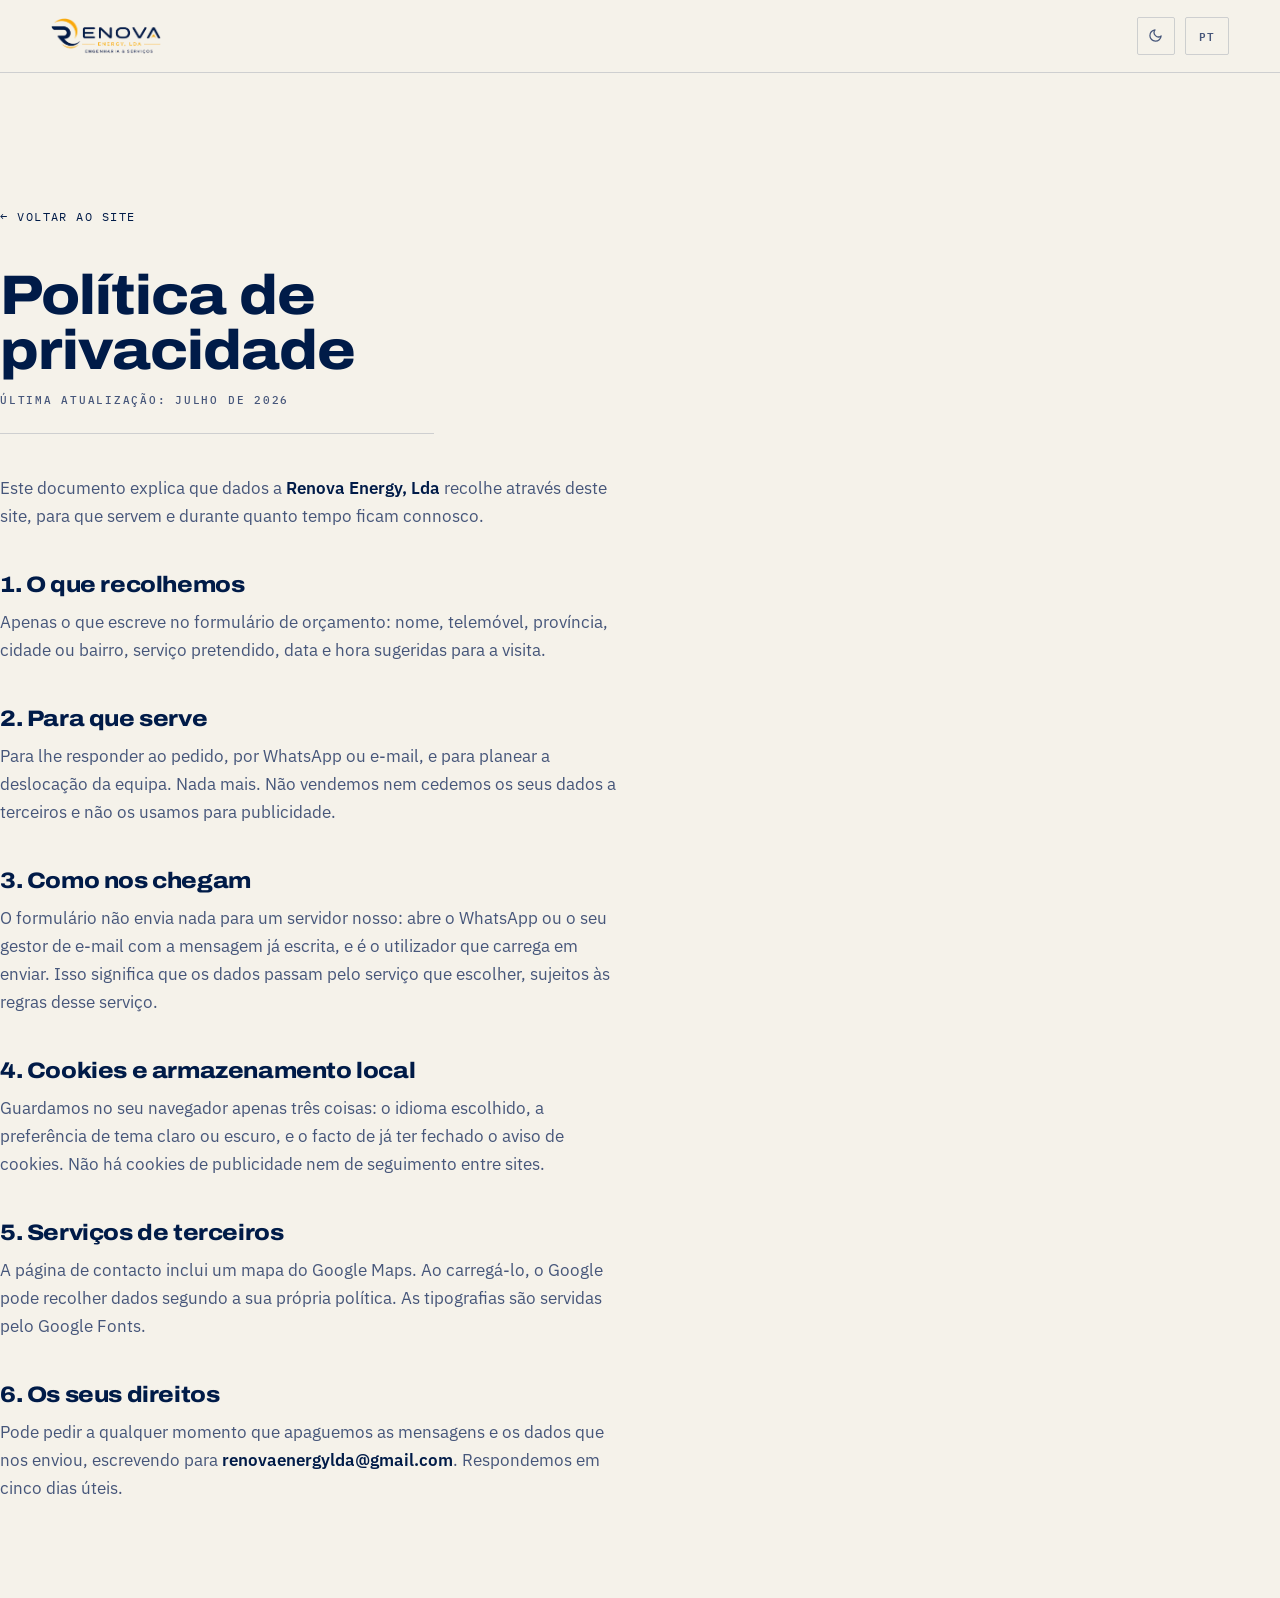
<file: privacidade.html>
<!DOCTYPE html>
<html lang="pt-PT">
<head>
    <meta charset="UTF-8">
    <meta name="viewport" content="width=device-width, initial-scale=1.0">
    <title>Política de privacidade — Renova Energy, Lda</title>
    <meta name="description" content="Que dados a Renova Energy recolhe através do site, para que servem e como pedir a sua eliminação.">
    <meta name="robots" content="index, follow">
    <link rel="canonical" href="https://renovaenergylda.co.mz/privacidade">
    <meta name="theme-color" content="#001b48">

    <meta property="og:title" content="Política de privacidade — Renova Energy, Lda">
    <meta property="og:description" content="Que dados a Renova Energy recolhe através do site, para que servem e como pedir a sua eliminação.">
    <meta property="og:image" content="https://renovaenergylda.co.mz/imagens/og-cover.jpg">
    <meta property="og:url" content="https://renovaenergylda.co.mz/privacidade">
    <meta property="og:type" content="website">
    <meta property="og:site_name" content="Renova Energy">
    <meta property="og:locale" content="pt_MZ">
    <meta name="twitter:card" content="summary_large_image">
    <meta name="twitter:title" content="Política de privacidade — Renova Energy, Lda">
    <meta name="twitter:description" content="Que dados a Renova Energy recolhe através do site, para que servem e como pedir a sua eliminação.">
    <meta name="twitter:image" content="https://renovaenergylda.co.mz/imagens/og-cover.jpg">

    <link rel="preconnect" href="https://fonts.googleapis.com">
    <link rel="preconnect" href="https://fonts.gstatic.com" crossorigin>
    <link href="https://fonts.googleapis.com/css2?family=Archivo:wdth,wght@62..125,400..900&family=IBM+Plex+Mono:wght@400;500&family=IBM+Plex+Sans:wght@400;500;600&display=swap" rel="stylesheet">

    <link rel="icon" href="logotipo/favicon.ico" sizes="32x32">
    <link rel="icon" type="image/svg+xml" href="logotipo/favicon.svg">
    <link rel="apple-touch-icon" href="logotipo/apple-touch-icon.png">
    <link rel="manifest" href="site.webmanifest">
    <link rel="stylesheet" href="css/style.css?v=15">
    <script src="js/translations.js?v=15"></script>
</head>
<body>

<header class="doc-bar">
    <div class="wrap doc-bar__inner">
        <a href="index.html" aria-label="Renova Energy — início">
            <img src="logotipo/logo.svg" alt="Renova Energy, Lda" class="logo logo-light">
            <img src="logotipo/logo-footer.svg" alt="Renova Energy, Lda" class="logo logo-dark">
        </a>
        <div class="nav-actions">
            <button id="theme-toggle" class="icon-btn" data-i18n-title="tooltip_theme" title="Alternar modo escuro" aria-label="Alternar modo escuro">
                <svg class="ico-moon" width="15" height="15" viewBox="0 0 24 24" fill="none" stroke="currentColor" stroke-width="2" stroke-linecap="round" stroke-linejoin="round" aria-hidden="true"><path d="M21 12.79A9 9 0 1 1 11.21 3 7 7 0 0 0 21 12.79z"/></svg>
                <svg class="ico-sun" width="15" height="15" viewBox="0 0 24 24" fill="none" stroke="currentColor" stroke-width="2" stroke-linecap="round" stroke-linejoin="round" aria-hidden="true"><circle cx="12" cy="12" r="4"/><path d="M12 2v2M12 20v2M4.9 4.9l1.4 1.4M17.7 17.7l1.4 1.4M2 12h2M20 12h2M4.9 19.1l1.4-1.4M17.7 6.3l1.4-1.4"/></svg>
            </button>
            <button class="lang-btn" data-lang-toggle data-i18n-title="tooltip_lang" title="Mudar idioma" aria-label="Mudar idioma">
                <span class="lang-btn-label">PT</span>
            </button>
        </div>
    </div>
</header>

<main class="wrap doc-page">
    <article class="doc">
        <a href="index.html" class="link-u doc-back">&larr; <span data-i18n="doc_back">Voltar ao site</span></a>

        <h1 data-i18n="priv_title">Política de privacidade</h1>
        <p class="doc-meta mono" data-i18n="priv_updated">Última atualização: julho de 2026</p>

        <p data-i18n="priv_p1">Este documento explica que dados a <strong>Renova Energy, Lda</strong> recolhe através deste site, para que servem e durante quanto tempo ficam connosco.</p>

        <h2 data-i18n="priv_h1">1. O que recolhemos</h2>
        <p data-i18n="priv_p2">Apenas o que escreve no formulário de orçamento: nome, telemóvel, província, cidade ou bairro, serviço pretendido, data e hora sugeridas para a visita.</p>

        <h2 data-i18n="priv_h2">2. Para que serve</h2>
        <p data-i18n="priv_p3">Para lhe responder ao pedido, por WhatsApp ou e-mail, e para planear a deslocação da equipa. Nada mais. Não vendemos nem cedemos os seus dados a terceiros e não os usamos para publicidade.</p>

        <h2 data-i18n="priv_h3">3. Como nos chegam</h2>
        <p data-i18n="priv_p4">O formulário não envia nada para um servidor nosso: abre o WhatsApp ou o seu gestor de e-mail com a mensagem já escrita, e é o utilizador que carrega em enviar. Isso significa que os dados passam pelo serviço que escolher, sujeitos às regras desse serviço.</p>

        <h2 data-i18n="priv_h4">4. Cookies e armazenamento local</h2>
        <p data-i18n="priv_p5">Guardamos no seu navegador apenas três coisas: o idioma escolhido, a preferência de tema claro ou escuro, e o facto de já ter fechado o aviso de cookies. Não há cookies de publicidade nem de seguimento entre sites.</p>

        <h2 data-i18n="priv_h5">5. Serviços de terceiros</h2>
        <p data-i18n="priv_p6">A página de contacto inclui um mapa do Google Maps. Ao carregá-lo, o Google pode recolher dados segundo a sua própria política. As tipografias são servidas pelo Google Fonts.</p>

        <h2 data-i18n="priv_h6">6. Os seus direitos</h2>
        <p data-i18n="priv_p7">Pode pedir a qualquer momento que apaguemos as mensagens e os dados que nos enviou, escrevendo para <strong>renovaenergylda@gmail.com</strong>. Respondemos em cinco dias úteis.</p>
    </article>
</main>

<script src="js/main.js?v=15"></script>
</body>
</html>
</file>
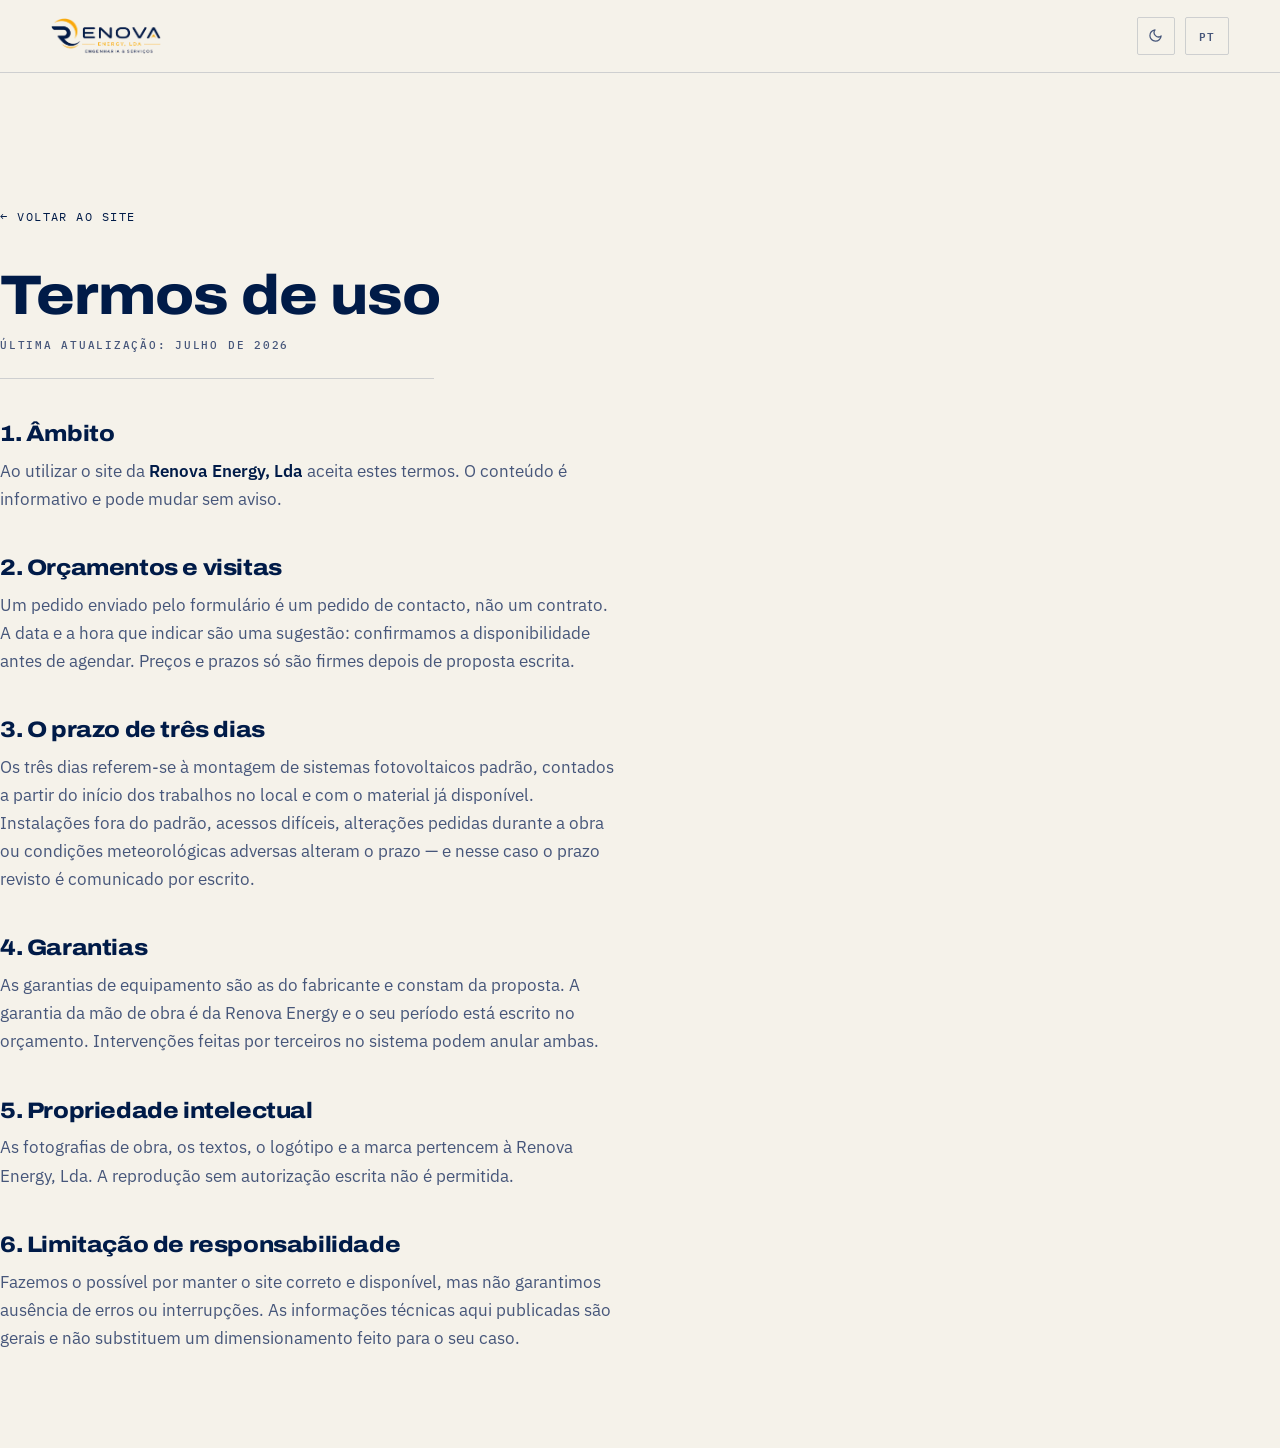
<file: termos.html>
<!DOCTYPE html>
<html lang="pt-PT">
<head>
    <meta charset="UTF-8">
    <meta name="viewport" content="width=device-width, initial-scale=1.0">
    <title>Termos de uso — Renova Energy, Lda</title>
    <meta name="description" content="Condições de utilização do site da Renova Energy, âmbito dos orçamentos, prazos de montagem e garantias.">
    <meta name="robots" content="index, follow">
    <link rel="canonical" href="https://renovaenergylda.co.mz/termos">
    <meta name="theme-color" content="#001b48">

    <meta property="og:title" content="Termos de uso — Renova Energy, Lda">
    <meta property="og:description" content="Condições de utilização do site, âmbito dos orçamentos, prazos de montagem e garantias.">
    <meta property="og:image" content="https://renovaenergylda.co.mz/imagens/og-cover.jpg">
    <meta property="og:url" content="https://renovaenergylda.co.mz/termos">
    <meta property="og:type" content="website">
    <meta property="og:site_name" content="Renova Energy">
    <meta property="og:locale" content="pt_MZ">
    <meta name="twitter:card" content="summary_large_image">
    <meta name="twitter:title" content="Termos de uso — Renova Energy, Lda">
    <meta name="twitter:description" content="Condições de utilização do site, âmbito dos orçamentos, prazos de montagem e garantias.">
    <meta name="twitter:image" content="https://renovaenergylda.co.mz/imagens/og-cover.jpg">

    <link rel="preconnect" href="https://fonts.googleapis.com">
    <link rel="preconnect" href="https://fonts.gstatic.com" crossorigin>
    <link href="https://fonts.googleapis.com/css2?family=Archivo:wdth,wght@62..125,400..900&family=IBM+Plex+Mono:wght@400;500&family=IBM+Plex+Sans:wght@400;500;600&display=swap" rel="stylesheet">

    <link rel="icon" href="logotipo/favicon.ico" sizes="32x32">
    <link rel="icon" type="image/svg+xml" href="logotipo/favicon.svg">
    <link rel="apple-touch-icon" href="logotipo/apple-touch-icon.png">
    <link rel="manifest" href="site.webmanifest">
    <link rel="stylesheet" href="css/style.css?v=15">
    <script src="js/translations.js?v=15"></script>
</head>
<body>

<header class="doc-bar">
    <div class="wrap doc-bar__inner">
        <a href="index.html" aria-label="Renova Energy — início">
            <img src="logotipo/logo.svg" alt="Renova Energy, Lda" class="logo logo-light">
            <img src="logotipo/logo-footer.svg" alt="Renova Energy, Lda" class="logo logo-dark">
        </a>
        <div class="nav-actions">
            <button id="theme-toggle" class="icon-btn" data-i18n-title="tooltip_theme" title="Alternar modo escuro" aria-label="Alternar modo escuro">
                <svg class="ico-moon" width="15" height="15" viewBox="0 0 24 24" fill="none" stroke="currentColor" stroke-width="2" stroke-linecap="round" stroke-linejoin="round" aria-hidden="true"><path d="M21 12.79A9 9 0 1 1 11.21 3 7 7 0 0 0 21 12.79z"/></svg>
                <svg class="ico-sun" width="15" height="15" viewBox="0 0 24 24" fill="none" stroke="currentColor" stroke-width="2" stroke-linecap="round" stroke-linejoin="round" aria-hidden="true"><circle cx="12" cy="12" r="4"/><path d="M12 2v2M12 20v2M4.9 4.9l1.4 1.4M17.7 17.7l1.4 1.4M2 12h2M20 12h2M4.9 19.1l1.4-1.4M17.7 6.3l1.4-1.4"/></svg>
            </button>
            <button class="lang-btn" data-lang-toggle data-i18n-title="tooltip_lang" title="Mudar idioma" aria-label="Mudar idioma">
                <span class="lang-btn-label">PT</span>
            </button>
        </div>
    </div>
</header>

<main class="wrap doc-page">
    <article class="doc">
        <a href="index.html" class="link-u doc-back">&larr; <span data-i18n="doc_back">Voltar ao site</span></a>

        <h1 data-i18n="term_title">Termos de uso</h1>
        <p class="doc-meta mono" data-i18n="term_updated">Última atualização: julho de 2026</p>

        <h2 data-i18n="term_h1">1. Âmbito</h2>
        <p data-i18n="term_p1">Ao utilizar o site da <strong>Renova Energy, Lda</strong> aceita estes termos. O conteúdo é informativo e pode mudar sem aviso.</p>

        <h2 data-i18n="term_h2">2. Orçamentos e visitas</h2>
        <p data-i18n="term_p2">Um pedido enviado pelo formulário é um pedido de contacto, não um contrato. A data e a hora que indicar são uma sugestão: confirmamos a disponibilidade antes de agendar. Preços e prazos só são firmes depois de proposta escrita.</p>

        <h2 data-i18n="term_h3">3. O prazo de três dias</h2>
        <p data-i18n="term_p3">Os três dias referem-se à montagem de sistemas fotovoltaicos padrão, contados a partir do início dos trabalhos no local e com o material já disponível. Instalações fora do padrão, acessos difíceis, alterações pedidas durante a obra ou condições meteorológicas adversas alteram o prazo — e nesse caso o prazo revisto é comunicado por escrito.</p>

        <h2 data-i18n="term_h4">4. Garantias</h2>
        <p data-i18n="term_p4">As garantias de equipamento são as do fabricante e constam da proposta. A garantia da mão de obra é da Renova Energy e o seu período está escrito no orçamento. Intervenções feitas por terceiros no sistema podem anular ambas.</p>

        <h2 data-i18n="term_h5">5. Propriedade intelectual</h2>
        <p data-i18n="term_p5">As fotografias de obra, os textos, o logótipo e a marca pertencem à Renova Energy, Lda. A reprodução sem autorização escrita não é permitida.</p>

        <h2 data-i18n="term_h6">6. Limitação de responsabilidade</h2>
        <p data-i18n="term_p6">Fazemos o possível por manter o site correto e disponível, mas não garantimos ausência de erros ou interrupções. As informações técnicas aqui publicadas são gerais e não substituem um dimensionamento feito para o seu caso.</p>
    </article>
</main>

<script src="js/main.js?v=15"></script>
</body>
</html>
</file>
<file: css/style.css>
/* ==========================================================================
   Renova Energy, Lda — Sistema de design
   Direção: registo de obra. Tipografia industrial, réguas finas, papel quente,
   fotografia documental. Sem gradientes decorativos, sem vidro, sem brilhos.
   Paleta extraída do próprio logótipo (navy #001B48 / marigold #FAA80B).
   ========================================================================== */

:root {
    /* --- Marca (amostrada do ficheiro do logótipo, não do Tailwind) --- */
    --ink:        #001b48;
    --ink-deep:   #00122f;
    --ink-soft:   #14315f;
    --sun:        #faa80b;
    --sun-hot:    #ff8000;
    /* Âmbar para TEXTO sobre fundos claros. O marigold da marca dá 1.8:1 em
       texto pequeno sobre papel — ilegível. Fica reservado a preenchimentos,
       réguas e estados; quando é letra, usa-se este. */
    --sun-ink:    #8a5600;
    /* Texto sobre o âmbar. Não inverte no tema escuro: se invertesse, todos os
       botões amarelos ficavam com texto claro sobre fundo claro. */
    --on-sun:     #001b48;
    /* Superfície escura sólida das peças flutuantes (toast, cookies, tooltip,
       botões de fechar, WhatsApp). NÃO pode ser --ink: esse inverte no tema
       escuro para servir de cor de texto, e punha letra clara sobre fundo
       claro no banner de cookies (1.9:1, ilegível). */
    --chip-bg:    #001b48;
    --chip-fg:    #f2efe6;

    /* --- Papel: off-white quente. O branco clínico é metade do ar genérico --- */
    --paper:      #f5f2ea;
    --paper-2:    #ece7db;
    --paper-3:    #e0d9c9;
    --card:       #fffdf8;

    /* --- Texto --- */
    --tx:         #001b48;
    --tx-2:       #46567a;
    /* Escurecido de #7b88a3, que dava 2.9:1 no rodapé e 3.2:1 no papel — abaixo
       do mínimo AA de 4.5. É o token dos rótulos mono pequenos, usado em 14
       sítios, por isso o problema era do site inteiro e não só do rodapé.
       Agora: 5.4 no papel, 4.9 no rodapé, 6.0 no cartão. */
    --tx-3:       #57637a;
    --on-ink:     #f2efe6;
    --on-ink-2:   #9aa8c4;

    /* --- Estrutura: réguas finas fazem o desenho técnico --- */
    --rule:       rgba(0, 27, 72, 0.16);
    --rule-soft:  rgba(0, 27, 72, 0.08);
    --rule-ink:   rgba(242, 239, 230, 0.18);
    --rule-ink-soft: rgba(242, 239, 230, 0.09);

    /* Escurecido de #c2410c, que dava 4.2:1 no rodapé — abaixo de AA. */
    --alert:      #a63407;

    /* --- Tipografia --- */
    --f-display: 'Archivo', 'Arial Narrow', sans-serif;
    --f-body:    'IBM Plex Sans', system-ui, sans-serif;
    --f-mono:    'IBM Plex Mono', ui-monospace, monospace;

    /* --- Ritmo --- */
    --gutter: clamp(1.25rem, 4vw, 3.5rem);
    --max: 1360px;
    --band: clamp(4.5rem, 9vw, 8.5rem);

    /* --- Movimento --- */
    --ease: cubic-bezier(0.22, 0.61, 0.36, 1);
    --ease-out: cubic-bezier(0.16, 1, 0.3, 1);
    --t: 0.42s var(--ease);

    /* Cantos quase retos: o raio grande é assinatura de template */
    --r: 2px;
}

.dark-theme {
    --paper:     #00101f;
    --paper-2:   #001629;
    --paper-3:   #002143;
    --card:      #041b33;
    --tx:        #eae6db;
    --tx-2:      #a8b4cc;
    --tx-3:      #7987a4;
    --ink:       #eae6db;
    --sun-ink:   var(--sun);
    --chip-bg:   #14315f;
    --alert:     #ef7040;   /* sobre navy tem de clarear, nao escurecer */
    --rule:      rgba(234, 230, 219, 0.18);
    --rule-soft: rgba(234, 230, 219, 0.09);
}

/* ==========================================================================
   Reset
   ========================================================================== */
*, *::before, *::after { box-sizing: border-box; }

html {
    scroll-behavior: smooth;
    -webkit-text-size-adjust: 100%;
}

body {
    margin: 0;
    font-family: var(--f-body);
    font-size: clamp(0.975rem, 0.9rem + 0.25vw, 1.0625rem);
    line-height: 1.65;
    color: var(--tx);
    background: var(--paper);
    -webkit-font-smoothing: antialiased;
    -moz-osx-font-smoothing: grayscale;
    overflow-x: hidden;
    transition: background-color 0.5s var(--ease), color 0.5s var(--ease);
}

img, svg, iframe { display: block; max-width: 100%; }
img { height: auto; }

a { color: inherit; text-decoration: none; }

button, input, select, textarea { font: inherit; color: inherit; }
button { background: none; border: 0; cursor: pointer; }

::selection { background: var(--sun); color: var(--on-sun); }

/* ==========================================================================
   Tipografia
   ========================================================================== */
h1, h2, h3, h4 {
    font-family: var(--f-display);
    font-weight: 800;
    /* Archivo é variável no eixo de largura: alargar dá o ar de sinalética
       industrial e afasta-se do grotesco neutro de template. */
    font-stretch: 112%;
    line-height: 0.98;
    letter-spacing: -0.018em;
    margin: 0;
    color: var(--tx);
    text-wrap: balance;
}

h1 { font-size: clamp(2.6rem, 1.4rem + 5.4vw, 6rem); }
h2 { font-size: clamp(2rem, 1.2rem + 3.2vw, 3.75rem); }
h3 { font-size: clamp(1.25rem, 1rem + 1vw, 1.75rem); font-stretch: 105%; letter-spacing: -0.01em; }
h4 { font-size: 1.0625rem; font-stretch: 100%; }

p { margin: 0 0 1.1em; max-width: 62ch; }
p:last-child { margin-bottom: 0; }

strong { font-weight: 600; color: var(--tx); }

.lead {
    font-size: clamp(1.0625rem, 1rem + 0.5vw, 1.3125rem);
    line-height: 1.55;
    color: var(--tx-2);
    max-width: 46ch;
}

/* Mono é o idioma dos rótulos: índices, unidades, metadados. */
.mono,
.eyebrow,
.idx,
.field-label {
    font-family: var(--f-mono);
    font-size: 0.6875rem;
    font-weight: 500;
    letter-spacing: 0.16em;
    text-transform: uppercase;
}

.eyebrow {
    display: block;
    color: var(--tx-3);
    margin-bottom: 1.25rem;
}

/* ==========================================================================
   Grelha
   ========================================================================== */
.wrap {
    width: 100%;
    max-width: var(--max);
    margin-inline: auto;
    padding-inline: var(--gutter);
}

.band { padding-block: var(--band); }
.band-b { padding-bottom: var(--band); }

.rule-top { border-top: 1px solid var(--rule); }

/* Cabeçalho de secção: índice na goteira esquerda, título largo à direita.
   Substitui o par "pílula centrada + h2 centrado" que se repetia nove vezes. */
.sec-head {
    display: grid;
    grid-template-columns: minmax(0, 4fr) minmax(0, 8fr);
    gap: clamp(1.5rem, 4vw, 4rem);
    align-items: start;
    padding-top: 1.75rem;
}
.sec-head__meta { position: sticky; top: 7rem; }
.sec-head__body > p { color: var(--tx-2); }

.idx {
    color: var(--sun-ink);
    display: inline-block;
    margin-bottom: 0.5rem;
}
.sec-head__meta h2 { display: none; }

@media (max-width: 860px) {
    .sec-head { grid-template-columns: 1fr; gap: 1.25rem; }
    .sec-head__meta { position: static; }
}

/* ==========================================================================
   Botões
   ========================================================================== */
.btn {
    --btn-bg: var(--ink);
    --btn-fg: var(--paper);
    --btn-bd: var(--ink);
    position: relative;
    display: inline-flex;
    align-items: center;
    gap: 0.7rem;
    padding: 1rem 1.6rem;
    background: var(--btn-bg);
    color: var(--btn-fg);
    border: 1px solid var(--btn-bd);
    border-radius: var(--r);
    font-family: var(--f-mono);
    font-size: 0.75rem;
    font-weight: 600;
    letter-spacing: 0.12em;
    text-transform: uppercase;
    overflow: hidden;
    transition: color var(--t), border-color var(--t), background-color var(--t);
}
/* The fill rises from the baseline: reads as charge climbing, and avoids the
   translateY hover every template ships with. */
.btn::before {
    content: '';
    position: absolute;
    inset: auto 0 0 0;
    height: 100%;
    background: var(--sun);
    transform: scaleY(0);
    transform-origin: bottom;
    transition: transform 0.4s var(--ease-out);
    z-index: 0;
}
.btn > * { position: relative; z-index: 1; }
.btn:hover::before, .btn:focus-visible::before { transform: scaleY(1); }
.btn:hover, .btn:focus-visible { color: var(--on-sun); border-color: var(--sun); }

.btn--sun { --btn-bg: var(--sun); --btn-fg: var(--on-sun); --btn-bd: var(--sun); }
.btn--sun::before { background: var(--chip-bg); }
.btn--sun:hover, .btn--sun:focus-visible { color: var(--chip-fg); border-color: var(--chip-bg); }

.btn--ghost { --btn-bg: transparent; --btn-fg: var(--tx); --btn-bd: var(--rule); }
.btn--ghost:hover, .btn--ghost:focus-visible { color: var(--on-sun); }

.btn--on-ink { --btn-bg: transparent; --btn-fg: var(--on-ink); --btn-bd: var(--rule-ink); }
.btn--on-ink:hover, .btn--on-ink:focus-visible { color: var(--on-sun); border-color: var(--sun); }

.btn-row { display: flex; flex-wrap: wrap; gap: 0.75rem; }

.link-u {
    display: inline-flex;
    align-items: center;
    gap: 0.55rem;
    font-family: var(--f-mono);
    font-size: 0.75rem;
    letter-spacing: 0.12em;
    text-transform: uppercase;
    padding-bottom: 3px;
    background-image: linear-gradient(var(--sun), var(--sun));
    background-repeat: no-repeat;
    background-position: 0 100%;
    background-size: 0% 1px;
    transition: background-size 0.45s var(--ease-out), color var(--t);
}
.link-u:hover, .link-u:focus-visible { background-size: 100% 1px; }
.link-u i { transition: transform 0.35s var(--ease-out); }
.link-u:hover i { transform: translateX(4px); }

:focus-visible {
    outline: 2px solid var(--sun);
    outline-offset: 3px;
    border-radius: var(--r);
}

/* ==========================================================================
   Cabeçalho
   ========================================================================== */
#header {
    position: fixed;
    inset: 0 0 auto 0;
    z-index: 900;
    border-bottom: 1px solid transparent;
    transition: background-color 0.4s var(--ease), border-color 0.4s var(--ease);
}
.header-inner {
    display: flex;
    align-items: center;
    justify-content: space-between;
    gap: 1.5rem;
    width: 100%;
    max-width: var(--max);
    margin-inline: auto;
    padding: 1.05rem var(--gutter);
}

#header.scrolled {
    background: color-mix(in srgb, var(--paper) 92%, transparent);
    -webkit-backdrop-filter: saturate(1.3) blur(14px);
    backdrop-filter: saturate(1.3) blur(14px);
    border-bottom-color: var(--rule);
}

.logo-link { display: block; flex-shrink: 0; }
.logo { height: 36px; width: auto; }
.logo-dark { display: none; }
.dark-theme .logo-light { display: none; }
.dark-theme .logo-dark { display: block; }

/* Over the hero (top of page, not scrolled) the light logo is unreadable. */
body.home-active #header:not(.scrolled) .logo-light { display: none; }
body.home-active #header:not(.scrolled) .logo-dark { display: block; }

#main-nav { display: flex; align-items: center; gap: clamp(1.25rem, 2.5vw, 2.5rem); }

.nav-links {
    display: flex;
    align-items: center;
    gap: clamp(1rem, 2vw, 2rem);
    list-style: none;
    margin: 0;
    padding: 0;
}
.nav-link {
    position: relative;
    font-family: var(--f-mono);
    font-size: 0.75rem;
    font-weight: 500;
    letter-spacing: 0.11em;
    text-transform: uppercase;
    color: var(--tx-2);
    padding-block: 0.35rem;
    transition: color var(--t);
}
.nav-link::after {
    content: '';
    position: absolute;
    left: 0; right: 0; bottom: 0;
    height: 1px;
    background: var(--sun);
    transform: scaleX(0);
    transform-origin: left;
    transition: transform 0.4s var(--ease-out);
}
.nav-link:hover, .nav-link.active { color: var(--tx); }
.nav-link.active::after, .nav-link:hover::after { transform: scaleX(1); }

.nav-actions { display: flex; align-items: center; gap: 0.65rem; }

.icon-btn {
    width: 38px; height: 38px;
    display: grid; place-items: center;
    border: 1px solid var(--rule);
    border-radius: var(--r);
    color: var(--tx-2);
    font-size: 0.8rem;
    transition: color var(--t), border-color var(--t);
}
.icon-btn:hover { color: var(--sun-ink); border-color: var(--sun); }

.lang-btn {
    display: inline-flex; align-items: center; gap: 0.4rem;
    height: 38px; padding-inline: 0.8rem;
    border: 1px solid var(--rule);
    border-radius: var(--r);
    font-family: var(--f-mono);
    font-size: 0.7rem; font-weight: 600; letter-spacing: 0.1em;
    color: var(--tx-2);
    transition: color var(--t), border-color var(--t);
}
.lang-btn:hover { color: var(--sun-ink); border-color: var(--sun); }

.btn-nav-quote { padding: 0.72rem 1.15rem; font-size: 0.7rem; }

body.home-active #header:not(.scrolled) .nav-link { color: rgba(242, 239, 230, 0.72); }
body.home-active #header:not(.scrolled) .nav-link:hover,
body.home-active #header:not(.scrolled) .nav-link.active { color: #fff; }
body.home-active #header:not(.scrolled) .icon-btn,
body.home-active #header:not(.scrolled) .lang-btn {
    color: rgba(242, 239, 230, 0.8);
    border-color: rgba(242, 239, 230, 0.24);
}
body.home-active #header:not(.scrolled) .btn-nav-quote {
    --btn-bg: transparent; --btn-fg: #fff; --btn-bd: rgba(242, 239, 230, 0.35);
}
body.home-active #header:not(.scrolled) .mobile-menu-btn { color: var(--on-ink); }

.mobile-menu-btn {
    display: none;
    width: 40px; height: 40px;
    place-items: center;
    color: var(--tx);
    font-size: 1.05rem;
}

/* ==========================================================================
   Ecrã de arranque
   ========================================================================== */
#loading-screen {
    position: fixed;
    inset: 0;
    z-index: 9999;
    background: var(--ink-deep);
    display: grid;
    place-items: center;
    transition: opacity 0.6s var(--ease), visibility 0.6s;
}
#loading-screen.fade-out { opacity: 0; visibility: hidden; pointer-events: none; }
.loader-content { display: grid; gap: 1.75rem; justify-items: center; width: min(280px, 70vw); }
.loader-logo { width: 190px; }
.loader-bar { position: relative; width: 100%; height: 1px; background: var(--rule-ink); overflow: hidden; }
.loader-bar::after {
    content: '';
    position: absolute; inset: 0;
    background: var(--sun);
    transform-origin: left;
    animation: load-fill 1.4s var(--ease-out) forwards;
}
@keyframes load-fill { from { transform: scaleX(0); } to { transform: scaleX(1); } }
.loader-note {
    font-family: var(--f-mono);
    font-size: 0.65rem; letter-spacing: 0.2em; text-transform: uppercase;
    color: var(--on-ink-2);
}
body.loading { overflow: hidden; }

/* ==========================================================================
   Secções SPA
   ========================================================================== */
.spa-section { display: none; }
.spa-section.active { display: block; }
.spa-section:not(#home).active { padding-top: clamp(6.5rem, 10vw, 9rem); }

/* ==========================================================================
   Revelações — uma só regra, accionada por IntersectionObserver
   ========================================================================== */
[data-reveal] {
    opacity: 0;
    transform: translateY(18px);
    transition: opacity 0.7s var(--ease-out), transform 0.7s var(--ease-out);
    transition-delay: var(--d, 0ms);
}
[data-reveal].is-in { opacity: 1; transform: none; }

[data-reveal="line"] {
    transform: none;
    opacity: 1;
    clip-path: inset(0 100% 0 0);
    transition: clip-path 0.9s var(--ease-out);
    transition-delay: var(--d, 0ms);
}
[data-reveal="line"].is-in { clip-path: inset(0 0 0 0); }

[data-reveal="mask"] {
    opacity: 1;
    transform: none;
    clip-path: inset(0 0 100% 0);
    transition: clip-path 1s var(--ease-out);
    transition-delay: var(--d, 0ms);
}
[data-reveal="mask"].is-in { clip-path: inset(0 0 0 0); }

/* ==========================================================================
   Hero
   ========================================================================== */
.hero {
    position: relative;
    min-height: 100svh;
    display: flex;
    flex-direction: column;
    justify-content: flex-end;
    padding-bottom: clamp(1.5rem, 3vw, 2.5rem);
    background: var(--ink-deep);
    overflow: hidden;
    isolation: isolate;
}

.hero-slider { position: absolute; inset: 0; z-index: -2; }
.slider-item {
    position: absolute;
    inset: 0;
    background-size: cover;
    background-position: center;
    opacity: 0;
    transform: scale(1.06);
    transition: opacity 1.6s var(--ease), transform 8s linear;
}
.slider-item.active { opacity: 1; transform: scale(1); }

/* Scrim in two layers: a vertical one for legibility, a warm one so the photos
   sit in the brand's colour temperature instead of looking like stock. */
.hero::before {
    content: '';
    position: absolute; inset: 0; z-index: -1;
    background:
        linear-gradient(to top, rgba(0, 18, 47, 0.94) 0%, rgba(0, 18, 47, 0.62) 42%, rgba(0, 18, 47, 0.34) 100%),
        linear-gradient(115deg, rgba(0, 27, 72, 0.55), rgba(250, 168, 11, 0.06));
}

.hero-content {
    width: 100%;
    max-width: var(--max);
    margin-inline: auto;
    padding: 9rem var(--gutter) 0;
    color: var(--on-ink);
}

.hero-eyebrow {
    display: flex;
    align-items: center;
    gap: 0.85rem;
    font-family: var(--f-mono);
    font-size: 0.6875rem;
    letter-spacing: 0.18em;
    text-transform: uppercase;
    color: var(--on-ink-2);
    margin-bottom: clamp(1.5rem, 3vw, 2.25rem);
}
.hero-eyebrow::before {
    content: '';
    width: clamp(28px, 6vw, 64px);
    height: 1px;
    background: var(--sun);
    flex-shrink: 0;
}

.hero h1 { color: #fff; max-width: 16ch; }
.hero h1 em {
    font-style: normal;
    color: var(--sun);
}

.hero-lead {
    margin-top: clamp(1.25rem, 2.5vw, 1.75rem);
    max-width: 48ch;
    font-size: clamp(1rem, 0.95rem + 0.4vw, 1.1875rem);
    line-height: 1.6;
    color: rgba(242, 239, 230, 0.78);
}
.hero-lead strong { color: #fff; font-weight: 600; }

.hero .btn-row { margin-top: clamp(1.75rem, 3.5vw, 2.5rem); }

/* Legenda documental: identifica a fotografia em curso, como num dossiê. */
.hero-rail {
    width: 100%;
    max-width: var(--max);
    margin: clamp(2.5rem, 6vw, 5rem) auto 0;
    padding: 1rem var(--gutter) 0;
    border-top: 1px solid rgba(242, 239, 230, 0.16);
    display: flex;
    align-items: center;
    justify-content: space-between;
    gap: 1.5rem;
    font-family: var(--f-mono);
    font-size: 0.65rem;
    letter-spacing: 0.14em;
    text-transform: uppercase;
    color: rgba(242, 239, 230, 0.6);
}
.hero-caption { display: flex; align-items: baseline; gap: 0.8rem; min-width: 0; }
.hero-caption b { color: var(--sun); font-weight: 500; flex-shrink: 0; }
.hero-caption span {
    color: rgba(242, 239, 230, 0.82);
    white-space: nowrap; overflow: hidden; text-overflow: ellipsis;
}
.hero-ticks { display: flex; gap: 6px; flex-shrink: 0; }
.hero-tick {
    width: 26px; height: 2px;
    background: rgba(242, 239, 230, 0.22);
    border-radius: 1px;
    transition: background-color 0.5s var(--ease);
}
.hero-tick.on { background: var(--sun); }

@media (max-width: 720px) {
    .hero-rail { flex-direction: column; align-items: flex-start; gap: 0.85rem; }
    .hero-caption { max-width: 100%; }
}

/* ==========================================================================
   Ficha técnica — os números como tabela de especificação, não cartões
   ========================================================================== */
.spec {
    display: grid;
    grid-template-columns: repeat(4, 1fr);
    border-top: 1px solid var(--rule);
    border-bottom: 1px solid var(--rule);
}
.spec .stat-item {
    padding: clamp(1.75rem, 3.5vw, 2.75rem) clamp(1rem, 2vw, 1.75rem);
    border-left: 1px solid var(--rule);
}
.spec .stat-item:first-child { border-left: 0; }

.stat-number-row {
    display: flex;
    align-items: baseline;
    gap: 0.28rem;
    color: var(--tx);
}
.stat-number {
    font-family: var(--f-display);
    font-weight: 800;
    font-stretch: 118%;
    font-size: clamp(2.75rem, 1.5rem + 4vw, 4.5rem);
    line-height: 0.86;
    letter-spacing: -0.03em;
    font-variant-numeric: tabular-nums;
}
.stat-suffix {
    font-family: var(--f-mono);
    font-size: clamp(0.8rem, 0.7rem + 0.4vw, 1rem);
    font-weight: 500;
    color: var(--sun-ink);
}
.stat-label {
    display: block;
    margin-top: 0.9rem;
    font-family: var(--f-mono);
    font-size: 0.6875rem;
    letter-spacing: 0.13em;
    text-transform: uppercase;
    color: var(--tx-3);
    max-width: 20ch;
}

@media (max-width: 880px) {
    .spec { grid-template-columns: repeat(2, 1fr); }
    .spec .stat-item:nth-child(odd) { border-left: 0; }
    .spec .stat-item:nth-child(n + 3) { border-top: 1px solid var(--rule); }
}

/* Variante sobre fundo escuro (secção Projetos) */
.spec--ink { border-color: var(--rule-ink); }
.spec--ink .stat-item { border-left-color: var(--rule-ink); }
.spec--ink .stat-number-row { color: #fff; }
.spec--ink .stat-label { color: var(--on-ink-2); }
@media (max-width: 880px) {
    .spec--ink .stat-item:nth-child(n + 3) { border-top-color: var(--rule-ink); }
}

/* ==========================================================================
   Índice de serviços — linhas numeradas com pré-visualização
   ========================================================================== */
.index-list { border-top: 1px solid var(--rule); }

.index-row {
    position: relative;
    display: grid;
    grid-template-columns: 4.5rem minmax(0, 1fr) auto;
    align-items: center;
    gap: clamp(1rem, 3vw, 2.5rem);
    padding: clamp(1.5rem, 3vw, 2.25rem) 0;
    border-bottom: 1px solid var(--rule);
    transition: padding-left 0.5s var(--ease-out), color var(--t);
}
.index-row:hover { padding-left: clamp(0.5rem, 2vw, 1.5rem); }

.index-row__n {
    font-family: var(--f-mono);
    font-size: 0.75rem;
    letter-spacing: 0.1em;
    color: var(--tx-3);
    transition: color var(--t);
}
.index-row:hover .index-row__n { color: var(--sun-ink); }

.index-row h3 { margin-bottom: 0.4rem; }
.index-row p {
    margin: 0;
    color: var(--tx-2);
    font-size: 0.95rem;
    max-width: 54ch;
}
.index-row__go {
    font-family: var(--f-mono);
    font-size: 0.7rem;
    letter-spacing: 0.12em;
    text-transform: uppercase;
    color: var(--tx-3);
    display: inline-flex;
    align-items: center;
    gap: 0.5rem;
    transition: color var(--t), transform 0.4s var(--ease-out);
}
.index-row:hover .index-row__go { color: var(--sun-ink); transform: translateX(5px); }

/* Miniatura que segue o cursor. Só no ponteiro fino — no telemóvel seria ruído. */
.index-row__peek {
    position: absolute;
    top: 50%;
    right: clamp(6rem, 16vw, 14rem);
    width: 220px;
    aspect-ratio: 4 / 3;
    background-size: cover;
    background-position: center;
    border-radius: var(--r);
    pointer-events: none;
    opacity: 0;
    transform: translateY(-40%) scale(0.94) rotate(-2deg);
    transition: opacity 0.4s var(--ease), transform 0.5s var(--ease-out);
    z-index: 2;
}
@media (hover: hover) and (min-width: 1024px) {
    .index-row:hover .index-row__peek {
        opacity: 1;
        transform: translateY(-50%) scale(1) rotate(-2deg);
    }
}

@media (max-width: 720px) {
    .index-row { grid-template-columns: 3rem minmax(0, 1fr); }
    .index-row__go { grid-column: 2; }
}

/* ==========================================================================
   Acordeão
   ========================================================================== */
.accordion { border-top: 1px solid var(--rule); }
.accordion-item { border-bottom: 1px solid var(--rule); }

.accordion-header {
    display: flex;
    align-items: center;
    justify-content: space-between;
    gap: 1.5rem;
    width: 100%;
    padding: 1.35rem 0;
    text-align: left;
    font-family: var(--f-display);
    font-weight: 700;
    font-stretch: 105%;
    font-size: clamp(1rem, 0.9rem + 0.4vw, 1.25rem);
    letter-spacing: -0.005em;
    color: var(--tx);
    transition: color var(--t);
}
.accordion-header:hover { color: var(--sun-ink); }
.accordion-header .toggle-icon,
.accordion-header > i {
    position: relative;
    flex-shrink: 0;
    width: 13px; height: 13px;
    color: var(--tx-3);
    transition: transform 0.45s var(--ease-out), color var(--t);
}
/* Cruz desenhada em CSS: um ícone de fonte para isto é peso a mais. */
.accordion-header .toggle-icon::before,
.accordion-header .toggle-icon::after {
    content: '';
    position: absolute;
    inset: 50% 0 auto 0;
    height: 1.5px;
    background: currentColor;
}
.accordion-header .toggle-icon::after { transform: rotate(90deg); transition: transform 0.45s var(--ease-out); }
.accordion-item.active .accordion-header { color: var(--sun-ink); }
.accordion-item.active .toggle-icon { color: var(--sun-ink); }
.accordion-item.active .toggle-icon::after { transform: rotate(0deg); }

.accordion-panel {
    display: grid;
    grid-template-rows: 0fr;
    transition: grid-template-rows 0.5s var(--ease-out);
}
.accordion-item.active .accordion-panel { grid-template-rows: 1fr; }
.accordion-panel > div { overflow: hidden; }
.accordion-panel p {
    padding-bottom: 1.5rem;
    color: var(--tx-2);
    font-size: 0.95rem;
    max-width: 62ch;
}

/* ==========================================================================
   Marquesa de equipamento (parceiros)
   ========================================================================== */
.marquee {
    position: relative;
    overflow: hidden;
    border-top: 1px solid var(--rule);
    border-bottom: 1px solid var(--rule);
    padding-block: 2rem;
    -webkit-mask-image: linear-gradient(90deg, transparent, #000 8%, #000 92%, transparent);
    mask-image: linear-gradient(90deg, transparent, #000 8%, #000 92%, transparent);
}
.partners-track {
    display: flex;
    align-items: center;
    gap: clamp(2rem, 5vw, 4.5rem);
    width: max-content;
    animation: marquee 68s linear infinite;
}
.marquee:hover .partners-track { animation-play-state: paused; }
@keyframes marquee { to { transform: translateX(-50%); } }

.partner-logo-img {
    height: clamp(38px, 5vw, 54px);
    width: auto;
    object-fit: contain;
    filter: grayscale(1) contrast(0.85);
    opacity: 0.5;
    transition: filter var(--t), opacity var(--t);
}
.partner-logo-card:hover .partner-logo-img { filter: none; opacity: 1; }
.dark-theme .partner-logo-img { filter: grayscale(1) invert(1) contrast(0.8); }
.dark-theme .partner-logo-card:hover .partner-logo-img { filter: grayscale(1) invert(1); opacity: 0.95; }

/* ==========================================================================
   Blocos escuros (chamada final, números)
   ========================================================================== */
.ink-block {
    background: var(--ink-deep);
    color: var(--on-ink);
    position: relative;
    overflow: hidden;
}
.ink-block h2, .ink-block h3 { color: #fff; }
.ink-block p { color: rgba(242, 239, 230, 0.72); }

/* Retícula de 1px: lê-se como papel milimétrico de projeto, não como "tech". */
.ink-block::before {
    content: '';
    position: absolute;
    inset: 0;
    background-image:
        linear-gradient(var(--rule-ink-soft) 1px, transparent 1px),
        linear-gradient(90deg, var(--rule-ink-soft) 1px, transparent 1px);
    background-size: 64px 64px;
    -webkit-mask-image: radial-gradient(ellipse 80% 70% at 50% 40%, #000, transparent);
    mask-image: radial-gradient(ellipse 80% 70% at 50% 40%, #000, transparent);
    pointer-events: none;
}
.ink-block > * { position: relative; }

.cta-final {
    display: grid;
    grid-template-columns: minmax(0, 7fr) minmax(0, 5fr);
    gap: clamp(2rem, 5vw, 4rem);
    align-items: end;
}
.cta-final h2 { max-width: 14ch; }
.cta-final__side {
    display: grid;
    gap: 1.25rem;
    justify-items: start;
    padding-bottom: 0.35rem;
}
@media (max-width: 860px) {
    .cta-final { grid-template-columns: 1fr; align-items: start; }
}

/* ==========================================================================
   Serviços — dossiês expansíveis
   ========================================================================== */
.svc-list { display: grid; gap: 1px; background: var(--rule); border-block: 1px solid var(--rule); }

.expandable-service-card { background: var(--paper); transition: background-color var(--t); }
.expandable-service-card.expanded { background: var(--card); }

.service-head {
    display: grid;
    grid-template-columns: 4.5rem 88px minmax(0, 1fr) auto;
    align-items: center;
    gap: clamp(1rem, 2.5vw, 2rem);
    padding: clamp(1.25rem, 2.5vw, 1.75rem) clamp(0.5rem, 2vw, 1.5rem);
    cursor: pointer;
    transition: background-color var(--t);
}
.service-head:hover { background: color-mix(in srgb, var(--sun) 7%, transparent); }

.svc-n {
    font-family: var(--f-mono);
    font-size: 0.75rem;
    letter-spacing: 0.1em;
    color: var(--tx-3);
}
.expandable-service-card.expanded .svc-n { color: var(--sun-ink); }

.svc-thumb {
    width: 88px;
    aspect-ratio: 4 / 3;
    background-size: cover;
    background-position: center;
    border-radius: var(--r);
    filter: saturate(0.75);
    transition: filter var(--t);
}
.service-head:hover .svc-thumb,
.expandable-service-card.expanded .svc-thumb { filter: none; }

.service-head h3 { margin: 0; }
.svc-kicker {
    display: block;
    font-family: var(--f-mono);
    font-size: 0.65rem;
    letter-spacing: 0.14em;
    text-transform: uppercase;
    color: var(--tx-3);
    margin-top: 0.4rem;
}

.s-toggle-btn {
    position: relative;
    width: 34px; height: 34px;
    border: 1px solid var(--rule);
    border-radius: var(--r);
    flex-shrink: 0;
    color: var(--tx-2);
    transition: border-color var(--t), color var(--t);
}
.s-toggle-btn::before, .s-toggle-btn::after {
    content: '';
    position: absolute;
    top: 50%; left: 50%;
    width: 11px; height: 1.5px;
    background: currentColor;
    transform: translate(-50%, -50%);
}
.s-toggle-btn::after { transform: translate(-50%, -50%) rotate(90deg); transition: transform 0.45s var(--ease-out); }
.expandable-service-card.expanded .s-toggle-btn { color: var(--sun-ink); border-color: var(--sun); }
.expandable-service-card.expanded .s-toggle-btn::after { transform: translate(-50%, -50%) rotate(0deg); }

.service-body { max-height: 0; overflow: hidden; transition: max-height 0.55s var(--ease-out); }
.service-body-content {
    display: grid;
    grid-template-columns: 4.5rem minmax(0, 1fr) minmax(0, 1fr);
    gap: clamp(1rem, 2.5vw, 2rem);
    padding: 0 clamp(0.5rem, 2vw, 1.5rem) clamp(1.75rem, 3vw, 2.5rem);
}
.service-body-content > .svc-spacer { display: block; }
.service-body-content p { color: var(--tx-2); }
.svc-detail-media {
    aspect-ratio: 16 / 10;
    background-size: cover;
    background-position: center;
    border-radius: var(--r);
}
.svc-points { list-style: none; margin: 1.25rem 0 1.5rem; padding: 0; display: grid; gap: 0.6rem; }
.svc-points li {
    position: relative;
    padding-left: 1.4rem;
    font-size: 0.9rem;
    color: var(--tx-2);
}
.svc-points li::before {
    content: '';
    position: absolute;
    left: 0; top: 0.62em;
    width: 8px; height: 1px;
    background: var(--sun);
}

.service-highlight { background: color-mix(in srgb, var(--sun) 12%, transparent); }

@media (max-width: 900px) {
    .service-head { grid-template-columns: 3rem minmax(0, 1fr) auto; }
    .svc-thumb { display: none; }
    .service-body-content { grid-template-columns: 1fr; padding-left: clamp(0.5rem, 2vw, 1.5rem); }
    .service-body-content > .svc-spacer { display: none; }
}

/* ==========================================================================
   Galeria
   ========================================================================== */
.gallery-grid {
    display: grid;
    grid-template-columns: repeat(6, 1fr);
    gap: clamp(0.5rem, 1.2vw, 1rem);
}
.g-item {
    position: relative;
    grid-column: span 2;
    aspect-ratio: 4 / 3;
    overflow: hidden;
    border-radius: var(--r);
    cursor: zoom-in;
    background: var(--paper-2);
}
.g-item.span-col-2 { grid-column: span 3; aspect-ratio: 16 / 9; }

.g-img {
    width: 100%; height: 100%;
    object-fit: cover;
    filter: saturate(0.82) contrast(1.02);
    transition: transform 1s var(--ease-out), filter 0.6s var(--ease);
}
.g-item:hover .g-img { transform: scale(1.045); filter: none; }

.g-overlay {
    position: absolute;
    inset: auto 0 0 0;
    padding: 2.5rem 1rem 0.9rem;
    background: linear-gradient(to top, rgba(0, 18, 47, 0.85), transparent);
    font-family: var(--f-mono);
    font-size: 0.65rem;
    letter-spacing: 0.14em;
    text-transform: uppercase;
    color: rgba(242, 239, 230, 0.9);
    opacity: 0;
    transform: translateY(8px);
    transition: opacity 0.45s var(--ease), transform 0.45s var(--ease-out);
}
.g-item:hover .g-overlay { opacity: 1; transform: none; }

@media (max-width: 860px) {
    .gallery-grid { grid-template-columns: repeat(2, 1fr); }
    .g-item, .g-item.span-col-2 { grid-column: span 1; grid-row: auto; aspect-ratio: 1; }
}

/* ==========================================================================
   Mapa de atuação
   ========================================================================== */
.map-grid {
    display: grid;
    grid-template-columns: minmax(0, 6fr) minmax(0, 5fr);
    gap: clamp(2rem, 5vw, 4.5rem);
    align-items: center;
}
.map-text-side p { color: var(--tx-2); }

.map-info-content {
    margin-block: 2rem;
    padding: 1.5rem;
    border: 1px solid var(--rule);
    border-left: 2px solid var(--sun);
    border-radius: var(--r);
    background: var(--card);
    transition: opacity 0.35s var(--ease), transform 0.35s var(--ease-out);
}
.map-info-title {
    font-family: var(--f-display);
    font-weight: 700;
    font-stretch: 105%;
    font-size: 1.125rem;
    margin: 0 0 0.5rem;
}
.map-info-desc { margin: 0; font-size: 0.9rem; color: var(--tx-2); }

.map-container { position: relative; }
.moz-map-svg { width: 100%; height: auto; max-height: 68vh; overflow: visible; }

.map-province {
    fill: color-mix(in srgb, var(--ink) 8%, transparent);
    stroke: var(--rule);
    stroke-width: 1;
    cursor: pointer;
    transition: fill 0.35s var(--ease), stroke 0.35s var(--ease);
}
.map-province:hover { fill: color-mix(in srgb, var(--sun) 35%, transparent); stroke: var(--sun); }
.map-province.active-province { fill: var(--sun); stroke: var(--sun); }
.dark-theme .map-province { fill: rgba(234, 230, 219, 0.07); }

.map-pin { fill: var(--ink); }
.dark-theme .map-pin { fill: var(--paper); }
.map-pin-halo {
    fill: none;
    stroke: var(--sun);
    stroke-width: 1;
    transform-origin: 340px 270px;
    animation: ping 2.8s var(--ease-out) infinite;
}
@keyframes ping {
    0%   { transform: scale(0.6); opacity: 0.9; }
    70%  { transform: scale(2.6); opacity: 0; }
    100% { transform: scale(2.6); opacity: 0; }
}

.map-tooltip {
    position: fixed;
    z-index: 800;
    padding: 0.4rem 0.7rem;
    background: var(--chip-bg);
    color: var(--chip-fg);
    border-radius: var(--r);
    font-family: var(--f-mono);
    font-size: 0.65rem;
    letter-spacing: 0.12em;
    text-transform: uppercase;
    pointer-events: none;
    opacity: 0;
    transition: opacity 0.25s var(--ease);
}

@media (max-width: 900px) {
    .map-grid { grid-template-columns: 1fr; }
    .map-container { max-width: 380px; margin-inline: auto; }
}

/* ==========================================================================
   Empresa
   ========================================================================== */
.about-grid {
    display: grid;
    grid-template-columns: minmax(0, 5fr) minmax(0, 7fr);
    gap: clamp(2rem, 5vw, 4.5rem);
    align-items: start;
}
.about-media { position: relative; }
.about-media img { width: 100%; border-radius: var(--r); filter: saturate(0.85); }

/* Chapa de identificação, como a que fica no quadro elétrico depois da obra. */
.plate {
    position: absolute;
    right: clamp(-0.75rem, -2vw, -1.75rem);
    bottom: clamp(1rem, 3vw, 2rem);
    background: var(--sun);
    color: var(--on-sun);
    padding: 1rem 1.25rem;
    border-radius: var(--r);
    display: grid;
    gap: 0.15rem;
}
.plate b {
    font-family: var(--f-display);
    font-weight: 800;
    font-stretch: 115%;
    font-size: 2rem;
    line-height: 1;
    letter-spacing: -0.02em;
}
.plate span {
    font-family: var(--f-mono);
    font-size: 0.6rem;
    letter-spacing: 0.16em;
    text-transform: uppercase;
}

.founder-quote {
    margin: 0 0 2rem;
    padding-left: 1.5rem;
    border-left: 2px solid var(--sun);
    font-family: var(--f-display);
    font-weight: 600;
    font-stretch: 103%;
    font-size: clamp(1.15rem, 1rem + 0.8vw, 1.6rem);
    line-height: 1.28;
    letter-spacing: -0.012em;
}
.founder-quote cite {
    display: block;
    margin-top: 0.9rem;
    font-family: var(--f-mono);
    font-size: 0.68rem;
    font-weight: 400;
    font-style: normal;
    letter-spacing: 0.14em;
    text-transform: uppercase;
    color: var(--tx-3);
}

.tags { display: flex; flex-wrap: wrap; gap: 0.5rem; margin-top: 1.75rem; }
.tag {
    font-family: var(--f-mono);
    font-size: 0.65rem;
    letter-spacing: 0.12em;
    text-transform: uppercase;
    padding: 0.45rem 0.75rem;
    border: 1px solid var(--rule);
    border-radius: var(--r);
    color: var(--tx-2);
}

/* Missão / Visão / Valores — painéis planos, sem vidro nem ícone em círculo */
.mvv {
    display: grid;
    grid-template-columns: repeat(3, 1fr);
    border-top: 1px solid var(--rule);
}
.mvv > div {
    padding: clamp(1.75rem, 3vw, 2.5rem) clamp(1rem, 2vw, 2rem);
    border-left: 1px solid var(--rule);
}
.mvv > div:first-child { border-left: 0; }
.mvv h3 { margin-bottom: 0.85rem; }
.mvv p { color: var(--tx-2); font-size: 0.95rem; margin: 0; }
.mvv .idx { display: block; margin-bottom: 1.25rem; }
@media (max-width: 820px) {
    .mvv { grid-template-columns: 1fr; }
    .mvv > div { border-left: 0; border-top: 1px solid var(--rule); }
    .mvv > div:first-child { border-top: 0; }
}

@media (max-width: 900px) { .about-grid { grid-template-columns: 1fr; } }

/* ==========================================================================
   Notas técnicas (artigos)
   ========================================================================== */
.notes { display: grid; grid-template-columns: repeat(3, 1fr); gap: 1px; background: var(--rule); border-block: 1px solid var(--rule); }

.note {
    background: var(--paper);
    padding: clamp(1.5rem, 3vw, 2rem);
    text-align: left;
    cursor: pointer;
    display: grid;
    align-content: start;
    gap: 0.85rem;
    transition: background-color var(--t);
}
.note:hover { background: var(--card); }
.note-media {
    aspect-ratio: 16 / 10;
    background-size: cover;
    background-position: center;
    border-radius: var(--r);
    filter: saturate(0.75);
    transition: filter 0.5s var(--ease);
}
.note:hover .note-media { filter: none; }
.note h3 { font-size: clamp(1.05rem, 0.95rem + 0.4vw, 1.3rem); }
.note p { color: var(--tx-2); font-size: 0.9rem; margin: 0; }
.blog-category {
    font-family: var(--f-mono);
    font-size: 0.65rem;
    letter-spacing: 0.15em;
    text-transform: uppercase;
    color: var(--sun-ink);
}
@media (max-width: 860px) { .notes { grid-template-columns: 1fr; } }

/* ==========================================================================
   Contacto e formulário
   ========================================================================== */
.contact-grid {
    display: grid;
    grid-template-columns: minmax(0, 4fr) minmax(0, 7fr);
    gap: clamp(2rem, 5vw, 5rem);
    align-items: start;
}

.contact-list { display: grid; border-top: 1px solid var(--rule); }
.contact-list > a, .contact-list > div {
    display: grid;
    grid-template-columns: 1fr auto;
    align-items: baseline;
    gap: 1rem;
    padding: 1.15rem 0;
    border-bottom: 1px solid var(--rule);
    transition: color var(--t);
}
.contact-list > a:hover { color: var(--sun-ink); }
.contact-list .label {
    font-family: var(--f-mono);
    font-size: 0.65rem;
    letter-spacing: 0.15em;
    text-transform: uppercase;
    color: var(--tx-3);
}
.contact-list .value { font-size: 0.95rem; text-align: right; font-variant-numeric: tabular-nums; }

.form-card {
    border: 1px solid var(--rule);
    border-radius: var(--r);
    background: var(--card);
    padding: clamp(1.5rem, 3.5vw, 2.75rem);
}
.form-grid { display: grid; gap: 1.35rem; }
.form-row { display: grid; grid-template-columns: 1fr 1fr; gap: 1.35rem; }
@media (max-width: 620px) { .form-row { grid-template-columns: 1fr; } }

.field { display: grid; gap: 0.45rem; }
.field-label { color: var(--tx-3); }

.form-control {
    width: 100%;
    padding: 0.85rem 0;
    background: transparent;
    border: 0;
    border-bottom: 1px solid var(--rule);
    border-radius: 0;
    color: var(--tx);
    font-size: 1rem;
    transition: border-color var(--t);
    appearance: none;
    -webkit-appearance: none;
}
.form-control::placeholder { color: var(--tx-3); }
.form-control:focus { outline: none; border-bottom-color: var(--sun); }
.form-control:focus-visible { outline: none; }

select.form-control {
    /* Seta desenhada em background para o select não trazer o chrome do SO. */
    background-image: linear-gradient(45deg, transparent 50%, currentColor 50%),
                      linear-gradient(135deg, currentColor 50%, transparent 50%);
    background-position: calc(100% - 10px) calc(50% + 1px), calc(100% - 5px) calc(50% + 1px);
    background-size: 5px 5px, 5px 5px;
    background-repeat: no-repeat;
    padding-right: 1.75rem;
    cursor: pointer;
}
select.form-control option { background: var(--card); color: var(--tx); }

.form-actions { display: grid; gap: 0.75rem; margin-top: 0.75rem; }
.form-actions .btn { justify-content: center; }

.form-note {
    display: flex;
    align-items: center;
    gap: 0.6rem;
    margin-top: 1.25rem;
    font-family: var(--f-mono);
    font-size: 0.65rem;
    letter-spacing: 0.11em;
    text-transform: uppercase;
    color: var(--tx-3);
}

.map-embed { border: 1px solid var(--rule); border-radius: var(--r); overflow: hidden; }
.map-embed iframe { width: 100%; height: clamp(280px, 42vh, 420px); border: 0; filter: grayscale(1) contrast(1.05); transition: filter 0.6s var(--ease); }
.map-embed:hover iframe { filter: none; }
.dark-theme .map-embed iframe { filter: grayscale(1) invert(0.92) contrast(0.9); }
.dark-theme .map-embed:hover iframe { filter: invert(0.92) contrast(0.9); }

@media (max-width: 900px) { .contact-grid { grid-template-columns: 1fr; } }

/* ==========================================================================
   Rodapé
   ========================================================================== */
/* O rodapé acompanha o tema. Usa --paper-2 e --tx*, que já viram sozinhos, em
   vez dos tokens fixos --ink-deep/--on-ink: assim fica papel quente com texto
   navy no claro, e um navy um tom acima do fundo da página no escuro. Antes era
   #00122f nos dois temas, o que no escuro o tornava indistinguível do #00101f
   da página — o rodapé desaparecia. */
footer {
    background: var(--paper-2);
    color: var(--tx);
    border-top: 1px solid var(--rule);
    padding-top: clamp(3.5rem, 7vw, 6rem);
    transition: background-color 0.5s var(--ease), color 0.5s var(--ease);
}
.footer-grid {
    display: grid;
    grid-template-columns: minmax(0, 5fr) minmax(0, 4fr) minmax(0, 3fr) minmax(0, 4fr);
    gap: clamp(2rem, 5vw, 4rem);
    padding-bottom: clamp(3rem, 6vw, 5rem);
}
.footer-logo { width: 210px; margin-bottom: 1.5rem; }
footer p { color: var(--tx-2); font-size: 0.9rem; }

footer h3 {
    font-family: var(--f-mono);
    font-weight: 500;
    font-stretch: normal;
    font-size: 0.65rem;
    letter-spacing: 0.18em;
    text-transform: uppercase;
    color: var(--tx-3);
    margin-bottom: 1.35rem;
}
footer ul { list-style: none; margin: 0; padding: 0; display: grid; gap: 0.7rem; }
footer ul a { font-size: 0.92rem; color: var(--tx); transition: color var(--t); }
footer ul a:hover { color: var(--sun-ink); }

.hours-list li {
    display: flex;
    justify-content: space-between;
    gap: 1rem;
    padding-bottom: 0.7rem;
    border-bottom: 1px solid var(--rule-soft);
    font-size: 0.88rem;
    color: var(--tx-2);
    font-variant-numeric: tabular-nums;
}
.hours-list li span:first-child { color: var(--tx); }
.hours-closed { color: var(--alert); font-weight: 500; }

.social-links { display: flex; gap: 0.5rem; margin-block: 1.5rem; }
.social-links a {
    width: 38px; height: 38px;
    display: grid; place-items: center;
    border: 1px solid var(--rule);
    border-radius: var(--r);
    color: var(--tx);
    transition: color var(--t), border-color var(--t);
}
.social-links a:hover { color: var(--sun-ink); border-color: var(--sun); }

.footer-contact { display: grid; gap: 0.35rem; font-size: 0.88rem; color: var(--tx-2); }
.footer-contact a:hover { color: var(--sun-ink); }

.footer-bottom { border-top: 1px solid var(--rule-soft); }
.footer-bottom .wrap {
    display: flex;
    flex-wrap: wrap;
    justify-content: space-between;
    gap: 1rem;
    padding-block: 1.5rem;
    font-family: var(--f-mono);
    font-size: 0.65rem;
    letter-spacing: 0.1em;
    text-transform: uppercase;
    color: var(--tx-3);
}
.footer-bottom a:hover { color: var(--sun-ink); }


/* ==========================================================================
   Navegação móvel
   ========================================================================== */
@media (max-width: 1080px) {
    .mobile-menu-btn { display: grid; }

    #main-nav {
        position: fixed;
        inset: 0;
        z-index: 890;
        flex-direction: column;
        align-items: stretch;
        justify-content: center;
        gap: 0;
        padding: 6rem var(--gutter) 3rem;
        background: var(--ink-deep);
        clip-path: inset(0 0 100% 0);
        transition: clip-path 0.6s var(--ease-out);
        overflow-y: auto;
    }
    #main-nav.active { clip-path: inset(0 0 0 0); }

    .nav-links { flex-direction: column; align-items: stretch; gap: 0; }
    .nav-links li { border-bottom: 1px solid var(--rule-ink-soft); }
    .nav-links li:first-child { border-top: 1px solid var(--rule-ink-soft); }

    /* Numeração automática: o menu passa a ler-se como índice do dossiê. */
    .nav-links li { counter-increment: navitem; }
    .nav-links { counter-reset: navitem; }
    #main-nav .nav-link {
        display: flex;
        align-items: baseline;
        gap: 1rem;
        padding: 1.15rem 0;
        font-family: var(--f-display);
        font-weight: 700;
        font-stretch: 108%;
        font-size: clamp(1.5rem, 6vw, 2.25rem);
        letter-spacing: -0.02em;
        text-transform: none;
        color: rgba(242, 239, 230, 0.82);
        opacity: 0;
        transform: translateY(14px);
        transition: opacity 0.5s var(--ease-out), transform 0.5s var(--ease-out), color var(--t);
    }
    #main-nav .nav-link::before {
        content: '0' counter(navitem);
        font-family: var(--f-mono);
        font-size: 0.7rem;
        font-weight: 400;
        letter-spacing: 0.1em;
        color: var(--sun);
    }
    #main-nav .nav-link::after { display: none; }
    #main-nav.active .nav-link { opacity: 1; transform: none; }
    #main-nav.active .nav-links li:nth-child(1) .nav-link { transition-delay: 0.12s; }
    #main-nav.active .nav-links li:nth-child(2) .nav-link { transition-delay: 0.18s; }
    #main-nav.active .nav-links li:nth-child(3) .nav-link { transition-delay: 0.24s; }
    #main-nav.active .nav-links li:nth-child(4) .nav-link { transition-delay: 0.30s; }
    #main-nav.active .nav-links li:nth-child(5) .nav-link { transition-delay: 0.36s; }

    .nav-actions {
        margin-top: 2rem;
        justify-content: flex-start;
        opacity: 0;
        transform: translateY(14px);
        transition: opacity 0.5s var(--ease-out) 0.42s, transform 0.5s var(--ease-out) 0.42s;
    }
    #main-nav.active .nav-actions { opacity: 1; transform: none; }
    .nav-actions .icon-btn, .nav-actions .lang-btn {
        color: rgba(242, 239, 230, 0.8);
        border-color: var(--rule-ink);
    }
    .nav-actions .btn-nav-quote { --btn-bg: var(--sun); --btn-fg: var(--on-sun); --btn-bd: var(--sun); }
    .nav-actions .btn-nav-quote::before { background: var(--paper); }
    .nav-actions .btn-nav-quote:hover { color: var(--tx); border-color: var(--paper); }
}

@media (min-width: 1081px) {
    .mobile-only { display: none; }
}

/* ==========================================================================
   Modais
   ========================================================================== */
.blog-modal, .lightbox-modal {
    position: fixed;
    inset: 0;
    z-index: 1000;
    display: grid;
    place-items: center;
    padding: var(--gutter);
    background: rgba(0, 18, 47, 0.9);
    -webkit-backdrop-filter: blur(6px);
    backdrop-filter: blur(6px);
    opacity: 0;
    visibility: hidden;
    transition: opacity 0.4s var(--ease), visibility 0.4s;
}
.blog-modal.show, .lightbox-modal.active { opacity: 1; visibility: visible; }

.modal-content {
    position: relative;
    width: min(720px, 100%);
    max-height: 86vh;
    overflow-y: auto;
    background: var(--card);
    border-radius: var(--r);
    transform: translateY(20px);
    transition: transform 0.5s var(--ease-out);
}
.blog-modal.show .modal-content { transform: none; }

.modal-img { height: clamp(180px, 30vh, 280px); background-size: cover; background-position: center; }
.modal-body { padding: clamp(1.5rem, 4vw, 2.75rem); }
.modal-body h2 { font-size: clamp(1.5rem, 1.2rem + 1.4vw, 2.25rem); margin: 0.75rem 0 1.5rem; }
.modal-text p { color: var(--tx-2); font-size: 0.97rem; }
.modal-text p + p { margin-top: 0; }

.modal-close, .lightbox-close {
    position: absolute;
    top: 1rem; right: 1rem;
    z-index: 2;
    width: 40px; height: 40px;
    display: grid; place-items: center;
    background: var(--chip-bg);
    color: var(--chip-fg);
    border-radius: var(--r);
    font-size: 1.35rem;
    line-height: 1;
    cursor: pointer;
    transition: background-color var(--t), color var(--t);
}
.modal-close:hover, .lightbox-close:hover { background: var(--sun); color: var(--on-sun); }
.lightbox-close { position: fixed; top: 1.5rem; right: 1.5rem; }

.lightbox-content {
    max-width: min(1100px, 92vw);
    max-height: 86vh;
    width: auto;
    object-fit: contain;
    border-radius: var(--r);
    transform: scale(0.97);
    transition: transform 0.5s var(--ease-out);
}
.lightbox-modal.active .lightbox-content { transform: none; }

/* ==========================================================================
   Aviso flutuante (toast)
   ========================================================================== */
.toast-container { position: fixed; left: 50%; bottom: 1.5rem; z-index: 1100; transform: translateX(-50%); width: min(440px, calc(100vw - 2rem)); }
.toast {
    display: flex;
    align-items: center;
    gap: 0.75rem;
    padding: 0.95rem 1.15rem;
    background: var(--chip-bg);
    color: var(--chip-fg);
    border-left: 2px solid var(--sun);
    border-radius: var(--r);
    font-size: 0.9rem;
    opacity: 0;
    transform: translateY(16px);
    pointer-events: none;
    transition: opacity 0.4s var(--ease), transform 0.4s var(--ease-out);
}
.toast.active { opacity: 1; transform: none; }
.toast i { color: var(--sun); }

/* ==========================================================================
   Cookies
   ========================================================================== */
.cookie-banner {
    position: fixed;
    left: var(--gutter);
    bottom: var(--gutter);
    z-index: 1050;
    width: min(400px, calc(100vw - 2 * var(--gutter)));
    background: var(--chip-bg);
    color: var(--chip-fg);
    border-radius: var(--r);
    padding: 1.35rem;
    opacity: 0;
    visibility: hidden;
    transform: translateY(16px);
    transition: opacity 0.5s var(--ease), transform 0.5s var(--ease-out), visibility 0.5s;
}
.cookie-banner.show { opacity: 1; visibility: visible; transform: none; }
.cookie-banner p { font-size: 0.85rem; color: var(--on-ink-2); margin-bottom: 1rem; }
.cookie-banner a { color: var(--sun); text-decoration: underline; text-underline-offset: 2px; }
.btn-msg-cookie {
    font-family: var(--f-mono);
    font-size: 0.7rem;
    font-weight: 600;
    letter-spacing: 0.12em;
    text-transform: uppercase;
    padding: 0.65rem 1.15rem;
    background: var(--sun);
    color: var(--on-sun);
    border-radius: var(--r);
    transition: background-color var(--t), color var(--t);
}
.btn-msg-cookie:hover { background: var(--paper); color: var(--tx); }

/* ==========================================================================
   Acções flutuantes
   ========================================================================== */
.float-whatsapp {
    position: fixed;
    right: var(--gutter);
    bottom: var(--gutter);
    z-index: 800;
    width: 52px; height: 52px;
    display: grid; place-items: center;
    background: var(--chip-bg);
    color: var(--chip-fg);
    border-radius: var(--r);
    font-size: 1.4rem;
    transition: background-color var(--t), color var(--t);
}
.float-whatsapp:hover { background: var(--sun); color: var(--on-sun); }

.mobile-sticky-cta {
    position: fixed;
    left: 0; right: 0; bottom: 0;
    z-index: 850;
    padding: 0.75rem var(--gutter);
    background: color-mix(in srgb, var(--paper) 94%, transparent);
    -webkit-backdrop-filter: blur(12px);
    backdrop-filter: blur(12px);
    border-top: 1px solid var(--rule);
}
.mobile-sticky-cta .btn { width: 100%; justify-content: center; }
@media (min-width: 769px) { .mobile-sticky-cta { display: none !important; } }

/* ==========================================================================
   Páginas legais e 404 (partilham este ficheiro)
   ========================================================================== */
.doc-page { padding: clamp(5rem, 12vw, 8rem) 0 clamp(3rem, 8vw, 6rem); }
.doc { max-width: 68ch; }
.doc h1 { font-size: clamp(2rem, 1.4rem + 2.6vw, 3.5rem); margin-bottom: 0.75rem; }
.doc h2 { font-size: clamp(1.1rem, 1rem + 0.6vw, 1.4rem); margin: 2.75rem 0 0.75rem; }
.doc p, .doc li { color: var(--tx-2); }
.doc ul { padding-left: 1.1rem; }
.doc-meta { margin-bottom: 2.5rem; padding-bottom: 1.5rem; border-bottom: 1px solid var(--rule); }
.doc-back { margin-bottom: 2.5rem; }

.err-page {
    min-height: 100svh;
    display: flex;
    flex-direction: column;
    background: var(--ink-deep);
    color: var(--on-ink);
}
.err-page > main { flex: 1; display: grid; align-content: center; }
.err-page .lead { color: var(--on-ink-2); }
.err-page .doc-page { padding-block: clamp(2rem, 6vw, 4rem); }
.err-page .err-code {
    font-family: var(--f-display);
    font-weight: 800;
    font-stretch: 125%;
    font-size: clamp(6rem, 22vw, 16rem);
    line-height: 0.8;
    letter-spacing: -0.04em;
    color: var(--sun);
    margin: 0;
}
.err-page h1 { color: #fff; margin: 1.5rem 0 0.75rem; font-size: clamp(1.75rem, 1.2rem + 2vw, 3rem); }
.err-page p { color: var(--on-ink-2); }

/* ==========================================================================
   Utilidades
   ========================================================================== */
.center { text-align: center; }
.mt-3 { margin-top: 1.5rem; }
.mt-4 { margin-top: 2.5rem; }
.mt-5 { margin-top: clamp(2.5rem, 5vw, 4rem); }
.mb-4 { margin-bottom: 2.5rem; }
.mb-5 { margin-bottom: clamp(2.5rem, 5vw, 4rem); }

/* ==========================================================================
   Scrollbar
   ========================================================================== */
::-webkit-scrollbar { width: 10px; height: 10px; }
::-webkit-scrollbar-track { background: var(--paper-2); }
::-webkit-scrollbar-thumb { background: var(--tx-3); border: 3px solid var(--paper-2); border-radius: 99px; }
::-webkit-scrollbar-thumb:hover { background: var(--sun); }

/* ==========================================================================
   Movimento reduzido
   ========================================================================== */
@media (prefers-reduced-motion: reduce) {
    html { scroll-behavior: auto; }
    *, *::before, *::after {
        animation-duration: 0.001ms !important;
        animation-iteration-count: 1 !important;
        transition-duration: 0.001ms !important;
    }
    [data-reveal] { opacity: 1 !important; transform: none !important; clip-path: none !important; }
    .partners-track { animation: none; }
    .slider-item { transform: none; }
}

@media print {
    #header, #loading-screen, .float-whatsapp, .cookie-banner, .mobile-sticky-cta, .toast-container { display: none !important; }
    .spa-section { display: block !important; }
    body { background: #fff; color: #000; }
}

/* ==========================================================================
   Peças de interface restantes
   ========================================================================== */

/* Botão de menu: três traços que colapsam em X, sem biblioteca de ícones. */
.burger, .burger::before, .burger::after {
    display: block;
    width: 20px;
    height: 1.5px;
    background: currentColor;
    transition: transform 0.4s var(--ease-out), opacity 0.25s var(--ease);
}
.burger { position: relative; }
.burger::before, .burger::after { content: ''; position: absolute; left: 0; }
.burger::before { top: -6px; }
.burger::after  { top: 6px; }
.mobile-menu-btn[aria-expanded="true"] .burger { background: transparent; }
.mobile-menu-btn[aria-expanded="true"] .burger::before { transform: translateY(6px) rotate(45deg); }
.mobile-menu-btn[aria-expanded="true"] .burger::after  { transform: translateY(-6px) rotate(-45deg); }
.mobile-menu-btn[aria-expanded="true"] { position: relative; z-index: 895; color: var(--on-ink); }

/* Alternador de tema: os dois ícones vivem no DOM, o CSS escolhe. */
.ico-sun { display: none; }
.dark-theme .ico-sun { display: block; }
.dark-theme .ico-moon { display: none; }

.partner-logo-card {
    flex-shrink: 0;
    display: grid;
    place-items: center;
    min-width: 90px;
}

.note { border: 0; font: inherit; width: 100%; }

/* Barra simples das páginas secundárias (legais e 404) */
.doc-bar { border-bottom: 1px solid var(--rule); }
.doc-bar__inner {
    display: flex;
    align-items: center;
    justify-content: space-between;
    gap: 1.5rem;
    padding-block: 1.05rem;
}
.err-page .doc-bar { border-bottom-color: var(--rule-ink); }
.err-page .doc-bar .icon-btn,
.err-page .doc-bar .lang-btn { color: var(--on-ink-2); border-color: var(--rule-ink); }
.err-page .logo-light { display: none; }
.err-page .logo-dark { display: block; }

/* <picture> e so um invólucro para a escolha de formato: nao deve criar uma
   caixa no layout, senao os grids passam a contar com ela em vez do <img>. */
picture { display: contents; }

/* Alvos de toque no rodapé.
   No telemóvel os links do rodapé ficavam com 14–23 px de altura; abaixo dos
   ~44 px recomendados falha-se o toque com frequência. Cresce a área clicável
   sem mexer no ritmo visual do texto. */
@media (max-width: 768px) {
    footer ul a,
    .footer-contact a,
    .footer-bottom a {
        display: inline-block;
        padding-block: 0.6rem;
    }
    footer ul { gap: 0; }
    .footer-contact { gap: 0; }
    .footer-bottom .wrap { gap: 0.25rem; }
}

/* ==========================================================================
   Correções de 23/08/2026
   ========================================================================== */

/* O menu do telemóvel abria como uma faixa de 144 px presa ao cabeçalho em vez
   de cobrir o ecrã, mas só depois de rolar a página. Causa: `backdrop-filter`
   em #header.scrolled transforma o cabeçalho em bloco contentor dos
   descendentes `position: fixed` — e #main-nav é um deles. Sem o filtro no
   telemóvel, o nav volta a referir-se ao viewport. Sai também um efeito caro
   em telemóveis modestos, que é onde este site mais é aberto. */
@media (max-width: 1080px) {
    #header.scrolled {
        -webkit-backdrop-filter: none;
        backdrop-filter: none;
        background: var(--paper);
    }
    /* Com o cabeçalho opaco, o menu aberto tem de o cobrir. */
    #main-nav.active { z-index: 901; }
}




/* Alvos de toque: os ícones sociais tinham 38 px e os links legais 36 px. */
@media (max-width: 768px) {
    .social-links a { width: 44px; height: 44px; }
    .footer-bottom a { padding-block: 0.75rem; }
}

/* ==========================================================================
   Rodapé no telemóvel
   ==========================================================================
   Quatro blocos, cada um com título. Antes o da marca juntava descrição, redes
   e contactos sem cabeçalho nenhum, ao lado de duas colunas arrumadas — lia-se
   como um despejo, e era esse o problema de organização, mais do que a altura.

   Arrumação: marca e contactos ocupam a linha toda (o e-mail é longo e numa
   meia-coluna partia-se a meio da palavra); secções e horário partilham a
   última linha, que é onde duas colunas ainda funcionam. */
@media (max-width: 860px) {
    .footer-grid {
        grid-template-columns: minmax(0, 1fr) minmax(0, 1fr);
        gap: 1.75rem 1.25rem;
    }
    .footer-grid > :nth-child(1),
    .footer-grid > :nth-child(2) { grid-column: 1 / -1; }

    /* Uma régua a fechar a marca separa-a dos blocos com título. */
    .footer-grid > :nth-child(1) {
        padding-bottom: 1.5rem;
        border-bottom: 1px solid var(--rule-ink-soft);
    }

    .footer-logo { width: 170px; margin-bottom: 1.15rem; }
    .social-links { margin-block: 1.15rem 0; }
    footer h3 { margin-bottom: 0.9rem; }

    /* Cinco links em duas colunas: metade da altura, mesma área de toque. */
    .footer-grid > :nth-child(3) ul { grid-template-columns: 1fr 1fr; column-gap: 0.75rem; }

    /* Em ~150 px o dia e a hora não cabem lado a lado. */
    .hours-list li { flex-direction: column; gap: 0.1rem; padding-bottom: 0.55rem; }

    .footer-bottom .wrap { padding-block: 0.9rem; }
}

/* Alvos de toque: os ícones sociais tinham 38 px e os links legais 36 px. */
@media (max-width: 768px) {
    .social-links a { width: 44px; height: 44px; }
    .footer-bottom a { padding-block: 0.8rem; }
}

/* Com o rodapé claro, o logótipo claro deixa de se ler. Reaproveita-se o par
   .logo-light/.logo-dark do cabeçalho. */
.footer-logo.logo-dark { display: none; }
.dark-theme .footer-logo.logo-light { display: none; }
.dark-theme .footer-logo.logo-dark { display: block; }

/* Nos blocos escuros o fundo é navy, portanto o marigold da marca lê-se bem. */
.ink-block .idx,
.hero .idx { color: var(--sun); }

/* Em superfícies escuras o marigold da marca lê-se bem, portanto --sun-ink
   volta a ser ele próprio. Assim o resto da folha usa sempre --sun-ink para
   letra e não é preciso decidir caso a caso. */
.hero,
.ink-block,
.spec--ink,
.toast,
.cookie-banner,
.err-page,
#loading-screen,
body.home-active #header:not(.scrolled) { --sun-ink: var(--sun); }

@media (max-width: 1080px) {
    #main-nav { --sun-ink: var(--sun); }
}
</file>
